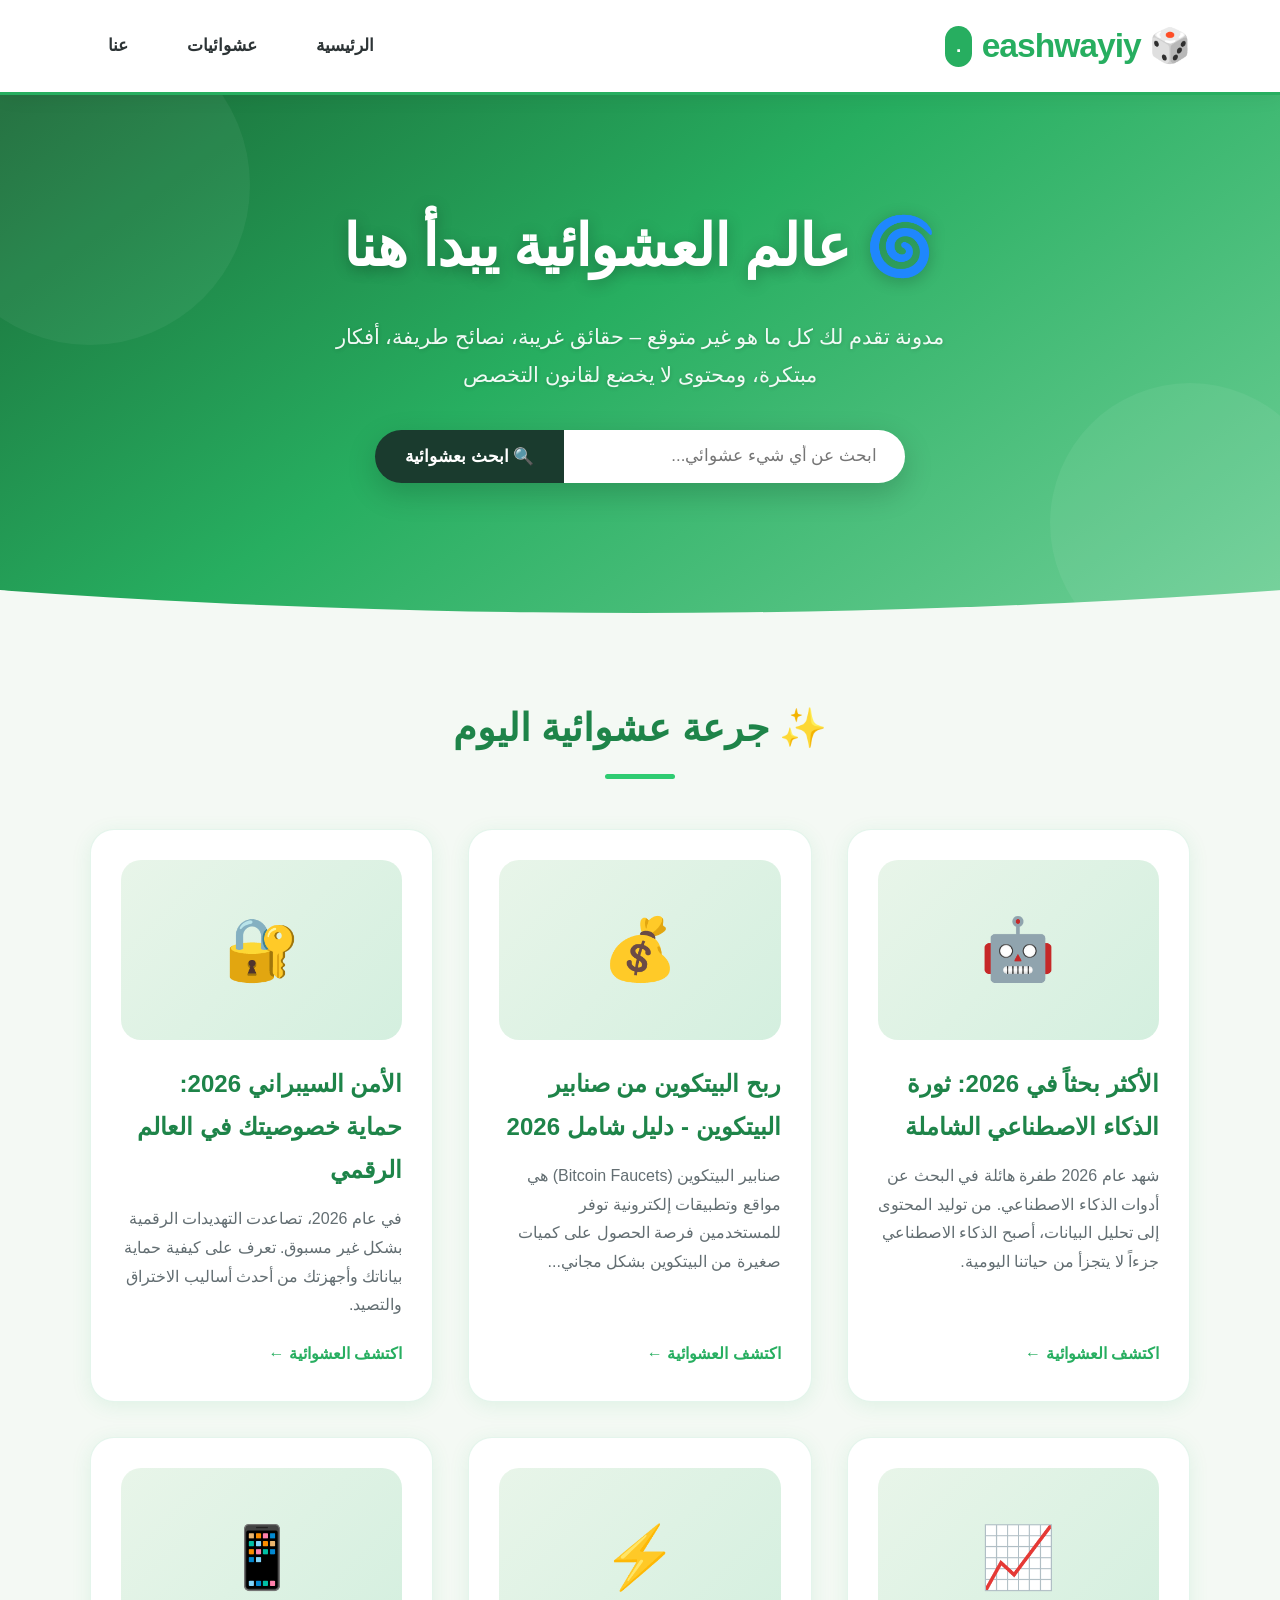
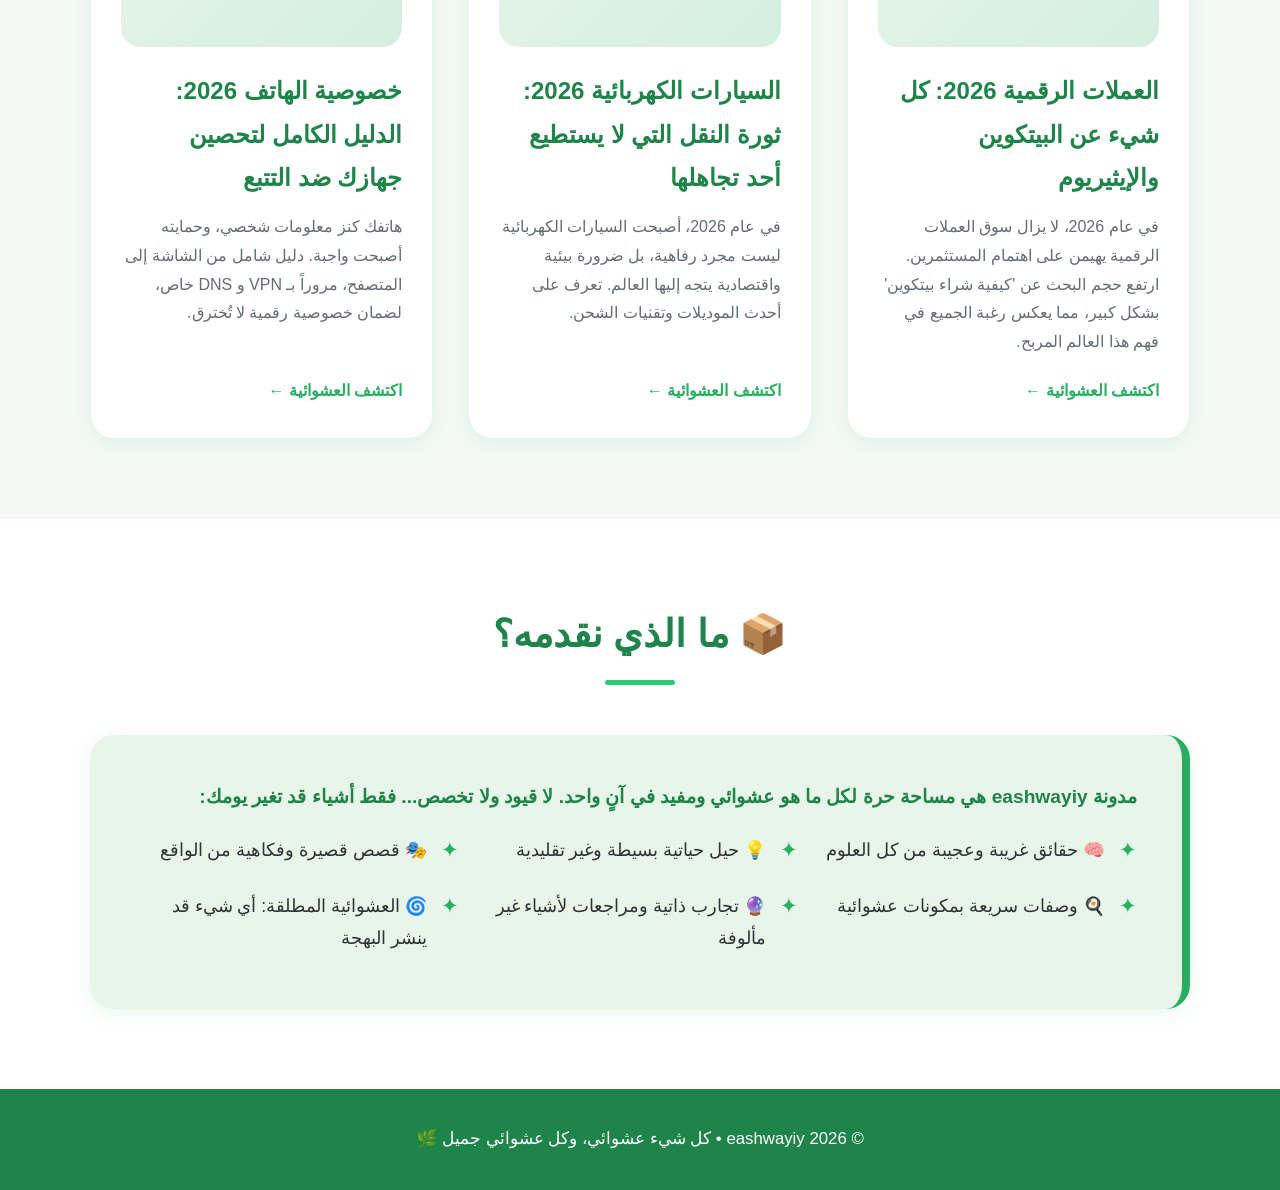
<file: index.html>
<!DOCTYPE html>
<html lang="ar" dir="rtl">
<head>
    <!-- Google tag (gtag.js) -->
<script async src="https://www.googletagmanager.com/gtag/js?id=G-4N3JK0W0W8"></script>
<script>
  window.dataLayer = window.dataLayer || [];
  function gtag(){dataLayer.push(arguments);}
  gtag('js', new Date());

  gtag('config', 'G-4N3JK0W0W8');
</script>
    <meta charset="UTF-8">
    <meta name="msvalidate.01" content="E2802036CD50FEFBC112493921B0CAB0" />
    <meta name="google-site-verification" content="aA3zQB28Pee6RVJsjlky9cwPJ1BnVxqxHhYEiEWbZ3M" />
    <meta name="viewport" content="width=device-width, initial-scale=1.0">
    <meta name="description" content="مدونة eashwayiy - أشياء عشوائية، غريبة، ومفيدة من كل مكان. اكتشف محتوى متنوعًا كل يوم.">
    <meta name="keywords" content="عشوائي, حقائق, غرائب, نصائح, ترفيه, ثقافة, معلومات عامة, eashwayiy">
    <meta name="author" content="eashwayiy">
    <meta property="og:title" content="مدونة eashwayiy - عالم العشوائية">
    <meta property="og:description" content="مدونة تقدم لك جرعة يومية من المحتوى العشوائي الممتع والمفيد بعيدًا عن التخصص">
    <title>eashwayiy • مدونة عشوائية لكل شيء</title>
    <link rel="icon" type="image/x-icon" href="favicon.ico">
    <style>
        /* ========= إعدادات المتغيرات والألوان - ثيم الأخضر والأبيض ========= */
        :root {
            --primary-green: #27ae60;
            --light-green: #2ecc71;
            --dark-green: #1e8449;
            --soft-white: #f4f9f4;
            --pure-white: #ffffff;
            --text-dark: #2d3436;
            --text-light: #636e72;
            --accent-bg: #e8f5e9;
            --shadow: 0 4px 20px rgba(39, 174, 96, 0.1);
            --gradient-hero: linear-gradient(145deg, #1a6b38 0%, #27ae60 45%, #6fcf97 100%);
            --border-radius-card: 24px;
            --transition-smooth: all 0.35s cubic-bezier(0.2, 0.9, 0.4, 1);
        }

        * {
            margin: 0;
            padding: 0;
            box-sizing: border-box;
            font-family: 'Segoe UI', 'Cairo', Tahoma, Geneva, Verdana, sans-serif;
        }

        html {
            scroll-behavior: smooth;
        }

        body {
            background-color: var(--soft-white);
            color: var(--text-dark);
            line-height: 1.8;
            font-size: 16px;
        }

        .container {
            max-width: 1150px;
            margin: 0 auto;
            padding: 0 25px;
        }

        /* ========= شريط التنقل ========= */
        .navbar {
            background-color: rgba(255, 255, 255, 0.93);
            backdrop-filter: blur(14px);
            -webkit-backdrop-filter: blur(14px);
            padding: 1rem 0;
            box-shadow: 0 2px 20px rgba(0, 0, 0, 0.06);
            position: sticky;
            top: 0;
            z-index: 1000;
            border-bottom: 3px solid var(--primary-green);
            transition: var(--transition-smooth);
        }

        .navbar .container {
            display: flex;
            justify-content: space-between;
            align-items: center;
            flex-wrap: wrap;
        }

        .nav-brand h1 {
            color: var(--primary-green);
            font-size: 2.1rem;
            letter-spacing: -1px;
            font-weight: 800;
            display: flex;
            align-items: center;
            gap: 10px;
            transition: var(--transition-smooth);
            cursor: pointer;
        }
        .nav-brand h1:hover {
            color: var(--dark-green);
            transform: scale(1.04);
        }
        .nav-brand h1 span {
            background: var(--primary-green);
            color: #fff;
            font-size: 1.2rem;
            padding: 0.2rem 0.7rem;
            border-radius: 30px;
        }

        .nav-links {
            list-style: none;
            display: flex;
            gap: 8px;
        }

        .nav-links li a {
            text-decoration: none;
            color: var(--text-dark);
            margin-right: 15px;
            font-weight: 700;
            font-size: 1.05rem;
            padding: 8px 18px;
            border-radius: 30px;
            transition: var(--transition-smooth);
        }

        .nav-links li a:hover {
            color: var(--pure-white);
            background: var(--primary-green);
            box-shadow: 0 5px 18px rgba(39, 174, 96, 0.35);
            transform: translateY(-2px);
        }

        /* ========= قسم الهيرو ========= */
        .hero {
            background: var(--gradient-hero);
            color: var(--pure-white);
            padding: 100px 0 130px;
            text-align: center;
            clip-path: ellipse(170% 100% at 50% 0%);
            position: relative;
            overflow: hidden;
        }

        .hero::before {
            content: '';
            position: absolute;
            top: -70px;
            left: -70px;
            width: 320px;
            height: 320px;
            background: rgba(255, 255, 255, 0.05);
            border-radius: 50%;
            pointer-events: none;
        }

        .hero::after {
            content: '';
            position: absolute;
            bottom: -50px;
            right: -50px;
            width: 280px;
            height: 280px;
            background: rgba(255, 255, 255, 0.06);
            border-radius: 50%;
            pointer-events: none;
        }

        .hero h1 {
            font-size: 3.6rem;
            margin-bottom: 1.2rem;
            text-shadow: 0 3px 15px rgba(0, 0, 0, 0.25);
            font-weight: 800;
            letter-spacing: -1px;
            position: relative;
            z-index: 2;
        }

        .hero p {
            font-size: 1.3rem;
            margin-bottom: 2.3rem;
            opacity: 0.93;
            text-shadow: 0 1px 5px rgba(0, 0, 0, 0.2);
            position: relative;
            z-index: 2;
            max-width: 650px;
            margin-left: auto;
            margin-right: auto;
        }

        .search-container {
            display: flex;
            justify-content: center;
            max-width: 530px;
            margin: 0 auto;
            position: relative;
            z-index: 2;
            box-shadow: 0 10px 30px rgba(0, 0, 0, 0.18);
            border-radius: 50px;
        }

        .search-box {
            padding: 16px 28px;
            flex-grow: 1;
            border: none;
            border-radius: 0 50px 50px 0;
            /* RTL */
            outline: none;
            font-size: 1.05rem;
            background: #fff;
            color: #333;
        }

        .search-btn {
            padding: 16px 30px;
            border: none;
            background-color: #1a3b2e;
            color: white;
            border-radius: 50px 0 0 50px;
            /* RTL */
            cursor: pointer;
            font-weight: 700;
            font-size: 1.05rem;
            transition: background 0.3s, transform 0.2s;
            white-space: nowrap;
        }

        .search-btn:hover {
            background-color: #0f261d;
            transform: scale(1.04);
        }

        /* ========= نتائج البحث ========= */
        .search-results {
            background: var(--pure-white);
            padding: 40px 0;
            border-bottom: 2px solid #e0e0e0;
        }
        .search-results h2 {
            text-align: center;
            margin-bottom: 25px;
            color: var(--dark-green);
        }
        #resultsContainer {
            display: grid;
            grid-template-columns: repeat(auto-fit, minmax(280px, 1fr));
            gap: 25px;
        }
        .result-card {
            background: var(--accent-bg);
            padding: 20px;
            border-radius: 18px;
            border-right: 5px solid var(--primary-green);
        }
        .highlight {
            background-color: #f9e79f;
            color: #000;
            font-weight: bold;
            padding: 0 3px;
            border-radius: 4px;
        }

        /* ========= كروت المقالات ========= */
        .posts {
            padding: 80px 0;
        }

        .posts h2,
        .about h2,
        .contact h2 {
            text-align: center;
            margin-bottom: 50px;
            font-size: 2.4rem;
            color: var(--dark-green);
            position: relative;
            font-weight: 800;
        }

        .posts h2::after,
        .about h2::after,
        .contact h2::after {
            content: '';
            display: block;
            width: 70px;
            height: 5px;
            background: var(--light-green);
            margin: 12px auto 0;
            border-radius: 5px;
        }

        .posts-grid {
            display: grid;
            grid-template-columns: repeat(auto-fit, minmax(320px, 1fr));
            gap: 35px;
        }

        .post-card {
            background: var(--pure-white);
            padding: 30px;
            border-radius: var(--border-radius-card);
            box-shadow: var(--shadow);
            transition: var(--transition-smooth);
            border: 1px solid rgba(39, 174, 96, 0.12);
            display: flex;
            flex-direction: column;
            transform: rotate(0deg);
        }

        .post-card:hover {
            transform: translateY(-14px) rotate(0.5deg);
            box-shadow: 0 24px 45px rgba(39, 174, 96, 0.2);
            border-color: var(--light-green);
        }

        .post-card:nth-child(odd):hover {
            transform: translateY(-14px) rotate(-0.4deg);
        }

        .post-image {
            font-size: 3.8rem;
            background: var(--accent-bg);
            text-align: center;
            padding: 35px 20px;
            border-radius: 20px;
            margin-bottom: 22px;
            transition: var(--transition-smooth);
            background: linear-gradient(135deg, #e8f5e9, #d4efdf);
        }
        .post-card:hover .post-image {
            background: #c8e6c9;
            transform: scale(1.03);
        }

        .post-card h3 {
            margin-bottom: 14px;
            color: var(--dark-green);
            font-size: 1.5rem;
        }

        .post-card p {
            color: var(--text-light);
            flex-grow: 1;
        }

        .read-more {
            display: inline-block;
            margin-top: 20px;
            color: var(--primary-green);
            text-decoration: none;
            font-weight: 700;
            border-bottom: 2px solid transparent;
            transition: var(--transition-smooth);
            align-self: flex-start;
        }

        .read-more:hover {
            color: var(--dark-green);
            border-bottom: 2px solid var(--dark-green);
            transform: translateX(-6px);
        }

        /* ========= قسم حول ========= */
        .about {
            background-color: var(--pure-white);
            padding: 80px 0;
        }

        .about-content {
            background: var(--accent-bg);
            padding: 45px;
            border-radius: 24px;
            border-right: 8px solid var(--primary-green);
            box-shadow: var(--shadow);
        }

        .about-content p {
            font-size: 1.2rem;
            margin-bottom: 20px;
            font-weight: 600;
            color: var(--dark-green);
        }

        .about-list {
            list-style: none;
            display: grid;
            grid-template-columns: repeat(auto-fit, minmax(250px, 1fr));
            gap: 15px;
        }

        .about-list li {
            margin-bottom: 10px;
            padding-right: 32px;
            position: relative;
            font-size: 1.1rem;
            color: var(--text-dark);
        }

        .about-list li::before {
            content: "✦";
            position: absolute;
            right: 0;
            color: var(--primary-green);
            font-size: 1.3rem;
            line-height: 1.4;
        }

        /* ========= قسم التواصل ========= */
        .contact {
            padding: 80px 0;
            background: var(--soft-white);
        }

        .contact-form {
            max-width: 580px;
            margin: 0 auto;
            background: var(--pure-white);
            padding: 45px;
            border-radius: 24px;
            box-shadow: var(--shadow);
            border: 1px solid rgba(39, 174, 96, 0.15);
        }

        .contact-form input,
        .contact-form textarea {
            padding: 16px 18px;
            margin-bottom: 22px;
            border: 2px solid #e0e0e0;
            border-radius: 14px;
            outline: none;
            width: 100%;
            font-size: 1rem;
            transition: border-color 0.3s, box-shadow 0.3s;
            background: #fdfdfd;
        }

        .contact-form input:focus,
        .contact-form textarea:focus {
            border-color: var(--primary-green);
            box-shadow: 0 0 0 4px rgba(39, 174, 96, 0.08);
        }

        .contact-form textarea {
            resize: vertical;
            min-height: 130px;
        }

        .contact-form button {
            background-color: var(--primary-green);
            color: white;
            padding: 16px;
            border: none;
            border-radius: 14px;
            cursor: pointer;
            font-size: 1.15rem;
            font-weight: 700;
            width: 100%;
            transition: background 0.3s, transform 0.2s;
            letter-spacing: 1px;
        }

        .contact-form button:hover {
            background-color: var(--dark-green);
            transform: translateY(-2px);
            box-shadow: 0 8px 20px rgba(30, 132, 73, 0.3);
        }

        /* ========= تذييل الصفحة ========= */
        .footer {
            background-color: var(--dark-green);
            color: var(--pure-white);
            text-align: center;
            padding: 35px 0;
            font-size: 1.05rem;
        }

        /* ========= التجاوب ========= */
        @media (max-width: 768px) {
            .hero h1 {
                font-size: 2.2rem;
            }
            .hero p {
                font-size: 1rem;
            }
            .nav-links {
                display: none;
            }
            .navbar .container {
                justify-content: center;
            }
            .search-container {
                flex-direction: column;
                gap: 10px;
                box-shadow: none;
            }
            .search-box,
            .search-btn {
                border-radius: 30px !important;
                width: 100%;
            }
            .posts-grid {
                grid-template-columns: 1fr;
            }
            .about-list {
                grid-template-columns: 1fr;
            }
            .contact-form {
                padding: 25px;
            }
            .post-card:hover {
                transform: translateY(-8px) rotate(0deg) !important;
            }
        }

        @media (max-width: 480px) {
            .hero {
                padding: 70px 0 100px;
                clip-path: ellipse(200% 100% at 50% 0%);
            }
            .hero h1 {
                font-size: 1.9rem;
            }
            .nav-brand h1 {
                font-size: 1.5rem;
            }
            .container {
                padding: 0 15px;
            }
        }
    </style>
</head>
<body>
    <!-- شريط التنقل -->
    <nav class="navbar">
        <div class="container">
            <div class="nav-brand">
                <h1>🎲 eashwayiy<span>.</span></h1>
            </div>
            <ul class="nav-links">
                <li><a href="#home">الرئيسية</a></li>
                <li><a href="#posts">عشوائيات</a></li>
                <li><a href="#about">عنا</a></li>
            </ul>
        </div>
    </nav>

    <!-- قسم الهيرو -->
    <section class="hero" id="home">
        <div class="hero-content">
            <h1>🌀 عالم العشوائية يبدأ هنا</h1>
            <p>مدونة تقدم لك كل ما هو غير متوقع – حقائق غريبة، نصائح طريفة، أفكار مبتكرة، ومحتوى لا يخضع لقانون التخصص</p>
            <div class="search-container">
                <input type="text" id="searchInput" placeholder="ابحث عن أي شيء عشوائي..." class="search-box" aria-label="بحث عشوائي">
                <button onclick="performSearch()" class="search-btn" aria-label="زر البحث">🔍 ابحث بعشوائية</button>
            </div>
        </div>
    </section>

    <!-- نتائج البحث -->
    <section id="searchResults" class="search-results" style="display:none;">
        <div class="container">
            <h2>🎯 نتائج عشوائية</h2>
            <div id="resultsContainer"></div>
        </div>
    </section>

    <!-- قسم المقالات العشوائية -->
    <section class="posts" id="posts">
        <div class="container">
            <h2>✨ جرعة عشوائية اليوم</h2>
            <div class="posts-grid" id="postsContainer">
                <!-- سيتم ملؤها عشوائياً من البيانات الحقيقية -->
            </div>
        </div>
    </section>
<script>
(function(iqpor){
var d = document,
    s = d.createElement('script'),
    l = d.scripts[d.scripts.length - 1];
s.settings = iqpor || {};
s.src = "\/\/masculine-employment.com\/baXKVjs.d\/GBle0fYXWtcH\/_e\/mw9Pu\/ZoUfl\/kGPfTgcdwqN\/DAQFy\/NJj_UhtINzzeAH0WNfD\/Ic2zO\/Q_";
s.async = true;
s.referrerPolicy = 'no-referrer-when-downgrade';
l.parentNode.insertBefore(s, l);
})({})
</script>
    <!-- قسم عن العشوائية -->
    <section class="about" id="about">
        <div class="container">
            <h2>📦 ما الذي نقدمه؟</h2>
            <div class="about-content">
                <p>مدونة <strong>eashwayiy</strong> هي مساحة حرة لكل ما هو عشوائي ومفيد في آنٍ واحد. لا قيود ولا تخصص... فقط أشياء قد تغير يومك:</p>
                <ul class="about-list">
                    <li>🧠 حقائق غريبة وعجيبة من كل العلوم</li>
                    <li>💡 حيل حياتية بسيطة وغير تقليدية</li>
                    <li>🎭 قصص قصيرة وفكاهية من الواقع</li>
                    <li>🍳 وصفات سريعة بمكونات عشوائية</li>
                    <li>🔮 تجارب ذاتية ومراجعات لأشياء غير مألوفة</li>
                    <li>🌀 العشوائية المطلقة: أي شيء قد ينشر البهجة</li>
                </ul>
            </div>
        </div>
    </section>



    <!-- تذييل -->
    <footer class="footer">
        <p>© <span id="currentYear"></span> eashwayiy • كل شيء عشوائي، وكل عشوائي جميل 🌿</p>
    </footer>

    <script>
        // ========== بيانات المدونة الحقيقية ==========
const blogPosts = [
    {
        id: 1,
        icon: '💰',
        title: "ربح البيتكوين من صنابير البيتكوين - دليل شامل 2026",
        description: "شرح مفصل عن كيفية ربح البيتكوين من صنابير البيتكوين (Faucets) - أفضل طرق الحصول على عملات رقمية مجانية وأماكن موثوقة وآمنة",
        keywords: ["ربح", "بيتكوين", "صنابير", "عملة"],
        link: "posts/bitcoin-faucets.html",
        excerpt: "صنابير البيتكوين (Bitcoin Faucets) هي مواقع وتطبيقات إلكترونية توفر للمستخدمين فرصة الحصول على كميات صغيرة من البيتكوين بشكل مجاني..."
    },
    {
        id: 2,
        icon: '🤖',
        title: "الأكثر بحثاً في 2026: ثورة الذكاء الاصطناعي الشاملة",
        description: "اكتشف لماذا أصبح الذكاء الاصطناعي الأداة الأكثر بحثاً في 2026. تعرف على أفضل الأدوات مثل ChatGPT وMidjourney وكيف تغير حياتنا اليومية.",
        keywords: ["ذكاء اصطناعي", "2026", "ChatGPT", "أدوات AI", "تعلم الآلة", "تكنولوجيا"],
        link: "posts/ai-trends-2026.html",
        excerpt: "شهد عام 2026 طفرة هائلة في البحث عن أدوات الذكاء الاصطناعي. من توليد المحتوى إلى تحليل البيانات، أصبح الذكاء الاصطناعي جزءاً لا يتجزأ من حياتنا اليومية."
    },
    {
        id: 3,
        icon: '📈',
        title: "العملات الرقمية 2026: كل شيء عن البيتكوين والإيثيريوم",
        description: "تحليل شامل لأهم اتجاهات العملات الرقمية في 2026. لماذا لا يزال البيتكوين والإيثيريوم يسيطران على المشهد وكيف تستثمر بذكاء.",
        keywords: ["عملات رقمية", "بيتكوين", "إيثيريوم", "استثمار", "كريبتو", "2026", "تداول"],
        link: "posts/crypto-trends-2026.html",
        excerpt: "في عام 2026، لا يزال سوق العملات الرقمية يهيمن على اهتمام المستثمرين. ارتفع حجم البحث عن 'كيفية شراء بيتكوين' بشكل كبير، مما يعكس رغبة الجميع في فهم هذا العالم المربح."
    },
    {
        id: 4,
        icon: '⚡',
        title: "السيارات الكهربائية 2026: ثورة النقل التي لا يستطيع أحد تجاهلها",
        description: "كل ما تريد معرفته عن السيارات الكهربائية وأسباب تصدرها محركات البحث في 2026. أفضل الموديلات ونصائح الشراء.",
        keywords: ["سيارات كهربائية", "تسلا", "نقل مستدام", "2026", "بيئة", "طاقة"],
        link: "posts/electric-vehicles-2026.html",
        excerpt: "في عام 2026، أصبحت السيارات الكهربائية ليست مجرد رفاهية، بل ضرورة بيئية واقتصادية يتجه إليها العالم. تعرف على أحدث الموديلات وتقنيات الشحن."
    },
    {
    id: 5,
    icon: '🔐',
    title: "الأمن السيبراني 2026: حماية خصوصيتك في العالم الرقمي",
    description: "كل ما تريد معرفته عن الأمن السيبراني وأسباب تصدره محركات البحث في 2026. تهديدات حديثة وأفضل ممارسات الحماية.",
    keywords: ["أمن سيبراني", "خصوصية رقمية", "حماية بيانات", "2026", "قرصنة", "تشفير"],
    link: "posts/cyber-security-2026.html",
    excerpt: "في عام 2026، تصاعدت التهديدات الرقمية بشكل غير مسبوق. تعرف على كيفية حماية بياناتك وأجهزتك من أحدث أساليب الاختراق والتصيد."
    },
    {
    id: 6,
    icon: '📱',
    title: "خصوصية الهاتف 2026: الدليل الكامل لتحصين جهازك ضد التتبع",
    description: "خطوات عملية وإعدادات متقدمة لحماية هاتفك من التطفل. تطبيقات Screen Protection، VPN مع NextDNS، KeePass، وغيرها.",
    keywords: ["خصوصية الهاتف", "حماية الشاشة", "VPN", "NextDNS", "KeePass", "Firefox Nightly", "AnySoftKeyboard", "2026"],
    link: "posts/phone-privacy-2026.html",
    excerpt: "هاتفك كنز معلومات شخصي، وحمايته أصبحت واجبة. دليل شامل من الشاشة إلى المتصفح، مروراً بـ VPN و DNS خاص، لضمان خصوصية رقمية لا تُخترق."
}
];
        // ========== دالة اختيار عشوائي من المصفوفة ==========
        function getRandomPosts(count = 6) {
            const shuffled = [...blogPosts].sort(() => 0.5 - Math.random());
            return shuffled.slice(0, Math.min(count, blogPosts.length));
        }

        // ========== عرض المقالات العشوائية في الصفحة الرئيسية ==========
        function displayRandomPosts() {
            const container = document.getElementById('postsContainer');
            const randomPosts = getRandomPosts(6); // عدد المقالات العشوائية (يمكن تغييره)

            if (randomPosts.length === 0) {
                container.innerHTML = '<p style="text-align:center;color:#999;">🎲 لا توجد مقالات بعد... عشوائية قادمة!</p>';
                return;
            }

            container.innerHTML = randomPosts.map(post => `
                <div class="post-card">
                    <div class="post-image">${post.icon || '🎲'}</div>
                    <h3>${post.title}</h3>
                    <p>${post.excerpt || post.description}</p>
                    <a href="${post.link}" class="read-more">اكتشف العشوائية ←</a>
                </div>
            `).join('');
        }

        // ========== دالة البحث (تستخدم نفس blogPosts) ==========
        function performSearch() {
            const query = document.getElementById('searchInput').value.trim().toLowerCase();
            const resultsSection = document.getElementById('searchResults');
            const resultsContainer = document.getElementById('resultsContainer');

            if (!query) {
                resultsSection.style.display = 'none';
                return;
            }

            const results = blogPosts.filter(post => {
                return post.title.toLowerCase().includes(query) ||
                       post.description.toLowerCase().includes(query) ||
                       post.keywords.some(keyword => keyword.toLowerCase().includes(query));
            });

            displayResults(results, query);
        }

        // ========== عرض نتائج البحث مع تمييز النص ==========
        function displayResults(results, searchTerm) {
            const resultsContainer = document.getElementById('resultsContainer');
            const searchResults = document.getElementById('searchResults');

            if (results.length === 0) {
                resultsContainer.innerHTML = '<p style="grid-column: 1/-1; text-align: center; color: #636e72;">😵 لم نجد شيئًا بهذه العشوائية... جرب كلمة أخرى!</p>';
            } else {
                resultsContainer.innerHTML = results.map(post => {
                    const highlightedTitle = highlightText(post.title, searchTerm);
                    const highlightedDescription = highlightText(post.description, searchTerm);
                    return `
                        <div class="result-card">
                            <h3>${highlightedTitle}</h3>
                            <p>${highlightedDescription}</p>
                            <div style="margin-top: 1rem; display: flex; justify-content: space-between; align-items: center; flex-wrap: wrap;">
                                <small style="color: #999;">🏷️ ${post.keywords.join(', ')}</small>
                                <a href="${post.link}" class="read-more" style="text-decoration: none; font-weight: bold; margin-top: 0.5rem;">اقرأ المقال ←</a>
                            </div>
                        </div>
                    `;
                }).join('');
            }

            searchResults.style.display = 'block';
            searchResults.scrollIntoView({ behavior: 'smooth', block: 'start' });
        }

        function highlightText(text, term) {
            const regex = new RegExp(`(${term})`, 'gi');
            return text.replace(regex, '<span class="highlight">$1</span>');
        }

        // ========== معالجة نموذج التواصل ==========
        function handleContact(event) {
            event.preventDefault();
            const form = event.target;
            const name = form.querySelector('input[type="text"]').value.trim();
            if (name) {
                alert(`شكراً ${name} 🎉\nفكرتك العشوائية وصلت! سنرد عليك بشكل عشوائي أيضاً.`);
                form.reset();
            }
        }

        // ========== أحداث جاهزية الصفحة ==========
        document.addEventListener('DOMContentLoaded', function() {
            // سنة حقوق النشر
            document.getElementById('currentYear').textContent = new Date().getFullYear();

            // عرض المقالات العشوائية عند التحميل
            displayRandomPosts();

            // دعم زر Enter في البحث
            const searchInput = document.getElementById('searchInput');
            if (searchInput) {
                searchInput.addEventListener('keypress', function(e) {
                    if (e.key === 'Enter') {
                        performSearch();
                    }
                });
            }
        });

    </script>
</body>
</html>
</file>
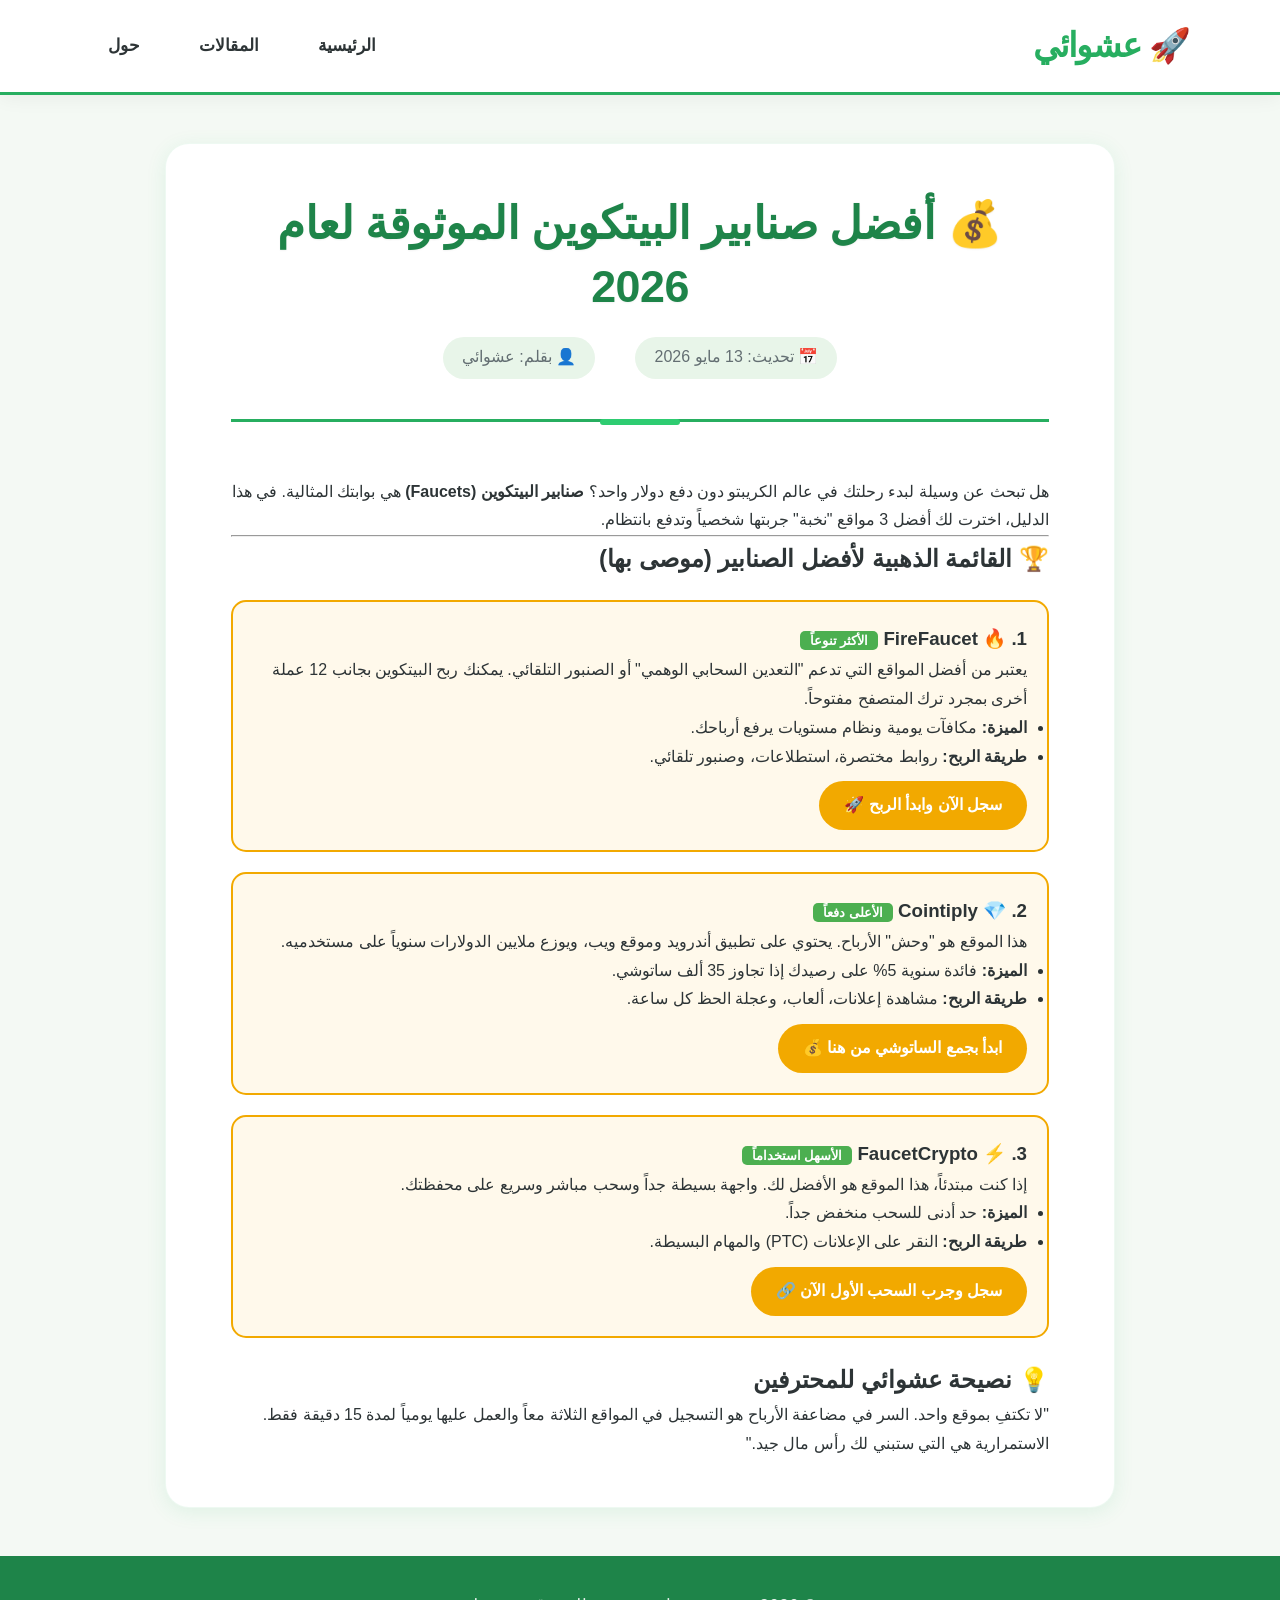
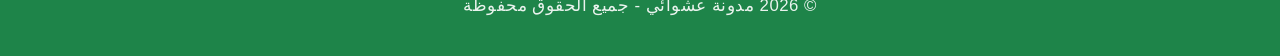
<file: posts/bitcoin-faucets-guide.html>
<!DOCTYPE html>
<html lang="ar" dir="rtl">
<head>
    <meta charset="UTF-8">
    <meta name="viewport" content="width=device-width, initial-scale=1.0">
    <meta name="description" content="دليل 2026 لربح البيتكوين مجاناً من أفضل الصنابير الموثوقة - تعلم كيف تجمع العملات الرقمية بسهولة">
    <title>أفضل صنابير البيتكوين 2026 - مدونة عشوائي</title>
    <link rel="stylesheet" href="../css/style.css">
    <link rel="stylesheet" href="../css/article-style.css">
    <!-- إضافة لمسة جمالية سريعة -->
    <style>
        .highlight-card {
            border: 2px solid #f2a900;
            background: #fff9eb;
            border-radius: 15px;
            padding: 20px;
            margin: 20px 0;
            transition: transform 0.3s;
        }
        .highlight-card:hover { transform: scale(1.02); }
        .btn-register {
            display: inline-block;
            background: #f2a900;
            color: #fff;
            padding: 10px 25px;
            border-radius: 50px;
            text-decoration: none;
            font-weight: bold;
            margin-top: 10px;
        }
        .faucet-badge {
            background: #4CAF50;
            color: white;
            padding: 2px 10px;
            border-radius: 5px;
            font-size: 0.8rem;
        }
    </style>
</head>
<body>
    <nav class="navbar">
        <div class="container">
            <div class="nav-brand"><h1>🚀 عشوائي</h1></div>
            <ul class="nav-links">
                <li><a href="../index.html">الرئيسية</a></li>
                <li><a href="../index.html#posts">المقالات</a></li>
                <li><a href="../index.html#about">حول</a></li>
            </ul>
        </div>
    </nav>

    <article class="article-container">
        <div class="container">
            <div class="article-header">
                <h1>💰 أفضل صنابير البيتكوين الموثوقة لعام 2026</h1>
                <div class="article-meta">
                    <span>📅 تحديث: 13 مايو 2026</span>
                    <span>👤 بقلم: عشوائي</span>
                </div>
            </div>

            <div class="article-content">
                <p class="intro-text">
                    هل تبحث عن وسيلة لبدء رحلتك في عالم الكريبتو دون دفع دولار واحد؟ <strong>صنابير البيتكوين (Faucets)</strong> هي بوابتك المثالية. في هذا الدليل، اخترت لك أفضل 3 مواقع "نخبة" جربتها شخصياً وتدفع بانتظام.
                </p>

                <hr>

                <!-- قسم المواقع الجديدة -->
                <section id="top-faucets">
                    <h2>🏆 القائمة الذهبية لأفضل الصنابير (موصى بها)</h2>

                    <!-- الموقع الأول: FireFaucet -->
                    <div class="highlight-card">
                        <h3>1. 🔥 FireFaucet <span class="faucet-badge">الأكثر تنوعاً</span></h3>
                        <p>يعتبر من أفضل المواقع التي تدعم "التعدين السحابي الوهمي" أو الصنبور التلقائي. يمكنك ربح البيتكوين بجانب 12 عملة أخرى بمجرد ترك المتصفح مفتوحاً.</p>
                        <ul>
                            <li><strong>الميزة:</strong> مكافآت يومية ونظام مستويات يرفع أرباحك.</li>
                            <li><strong>طريقة الربح:</strong> روابط مختصرة، استطلاعات، وصنبور تلقائي.</li>
                        </ul>
                        <a href="https://firefaucet.win/ref/eashwayiy" target="_blank" class="btn-register">سجل الآن وابدأ الربح 🚀</a>
                    </div>

                    <!-- الموقع الثاني: Cointiply -->
                    <div class="highlight-card">
                        <h3>2. 💎 Cointiply <span class="faucet-badge">الأعلى دفعاً</span></h3>
                        <p>هذا الموقع هو "وحش" الأرباح. يحتوي على تطبيق أندرويد وموقع ويب، ويوزع ملايين الدولارات سنوياً على مستخدميه.</p>
                        <ul>
                            <li><strong>الميزة:</strong> فائدة سنوية 5% على رصيدك إذا تجاوز 35 ألف ساتوشي.</li>
                            <li><strong>طريقة الربح:</strong> مشاهدة إعلانات، ألعاب، وعجلة الحظ كل ساعة.</li>
                        </ul>
                        <a href="https://cointiply.mobi/685ZD7" target="_blank" class="btn-register">ابدأ بجمع الساتوشي من هنا 💰</a>
                    </div>

                    <!-- الموقع الثالث: FaucetCrypto -->
                    <div class="highlight-card">
                        <h3>3. ⚡ FaucetCrypto <span class="faucet-badge">الأسهل استخداماً</span></h3>
                        <p>إذا كنت مبتدئاً، هذا الموقع هو الأفضل لك. واجهة بسيطة جداً وسحب مباشر وسريع على محفظتك.</p>
                        <ul>
                            <li><strong>الميزة:</strong> حد أدنى للسحب منخفض جداً.</li>
                            <li><strong>طريقة الربح:</strong> النقر على الإعلانات (PTC) والمهام البسيطة.</li>
                        </ul>
                        <a href="https://fauectcrypto.com/r/1108/2073" target="_blank" class="btn-register">سجل وجرب السحب الأول الآن 🔗</a>
                    </div>
                </section>

                <!-- بقية المحتوى التعليمي -->
                <section id="pro-tips">
                    <h2>💡 نصيحة عشوائي للمحترفين</h2>
                    <blockquote>
                        "لا تكتفِ بموقع واحد. السر في مضاعفة الأرباح هو التسجيل في المواقع الثلاثة معاً والعمل عليها يومياً لمدة 15 دقيقة فقط. الاستمرارية هي التي ستبني لك رأس مال جيد."
                    </blockquote>
                </section>
            </div>
        </div>
    </article>

    <footer class="footer">
        <p>&copy; 2026 مدونة عشوائي - جميع الحقوق محفوظة</p>
    </footer>
</body>
</html>
</file>
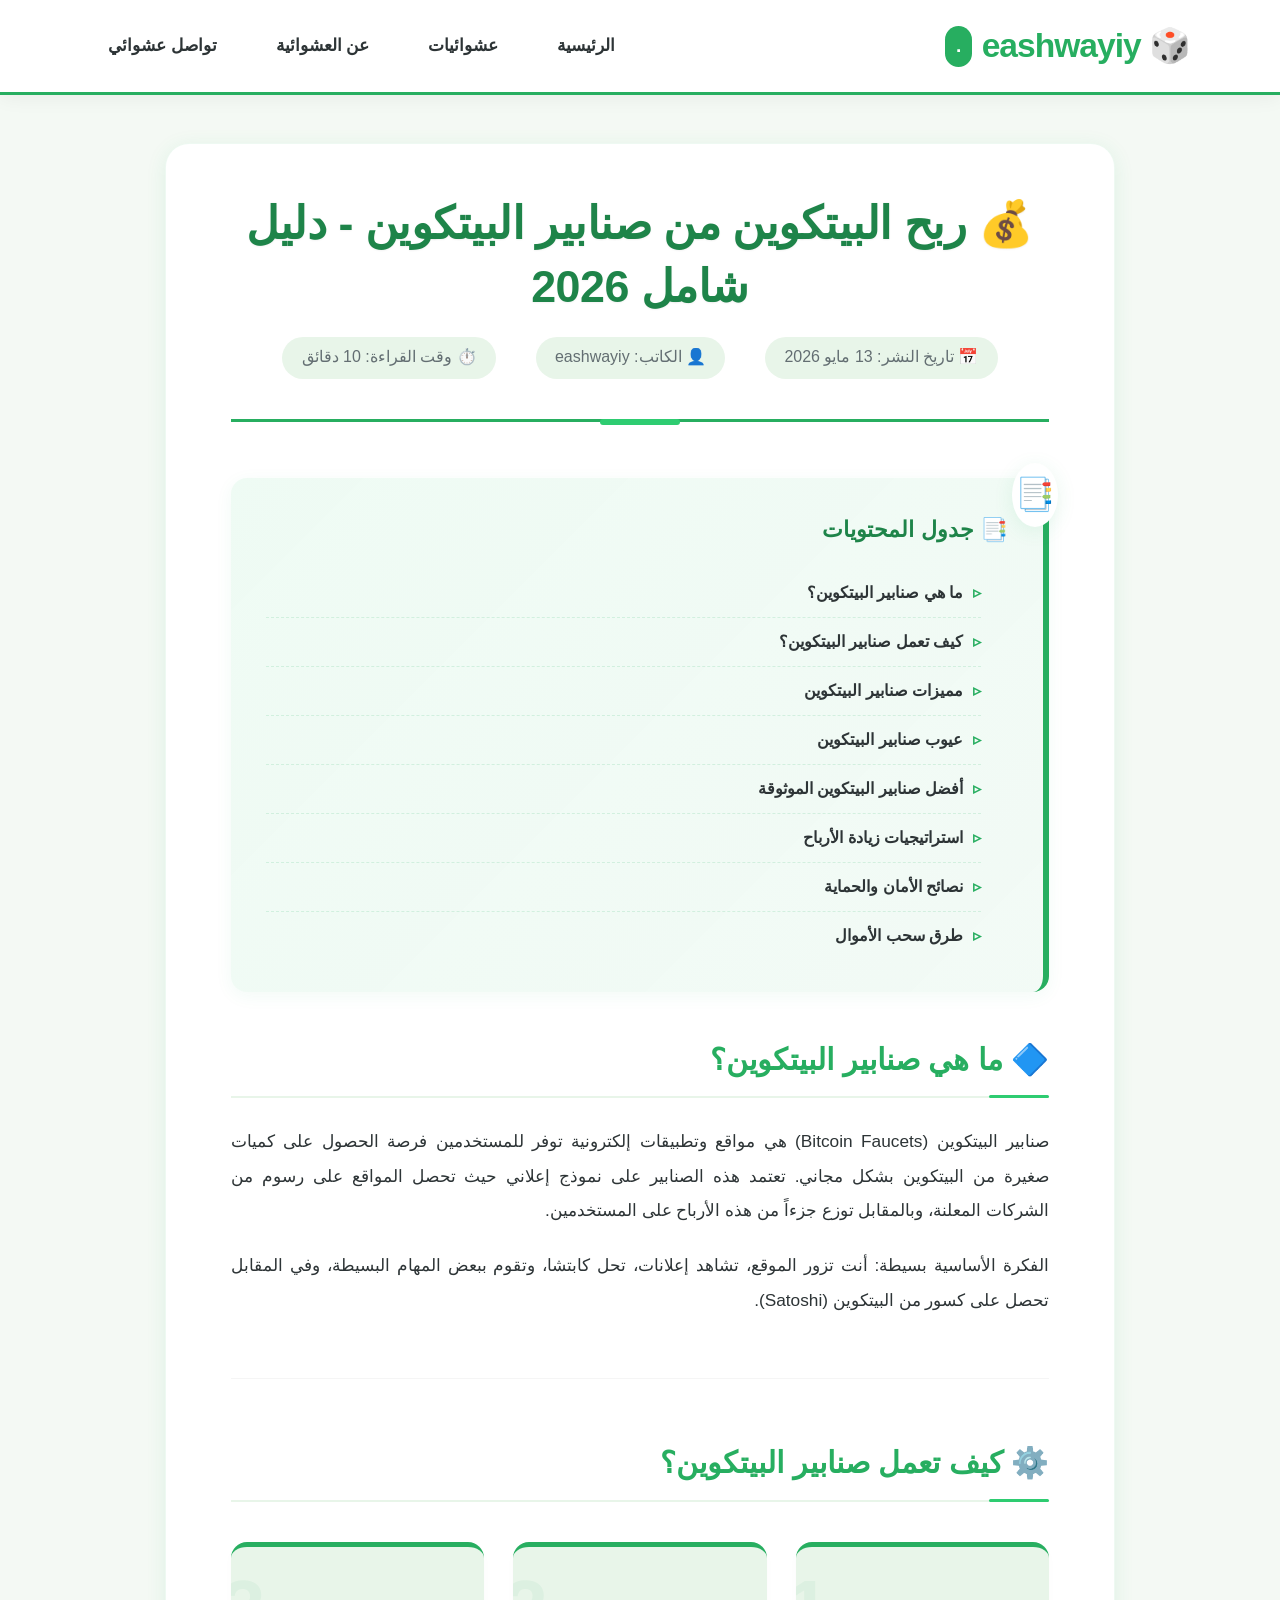
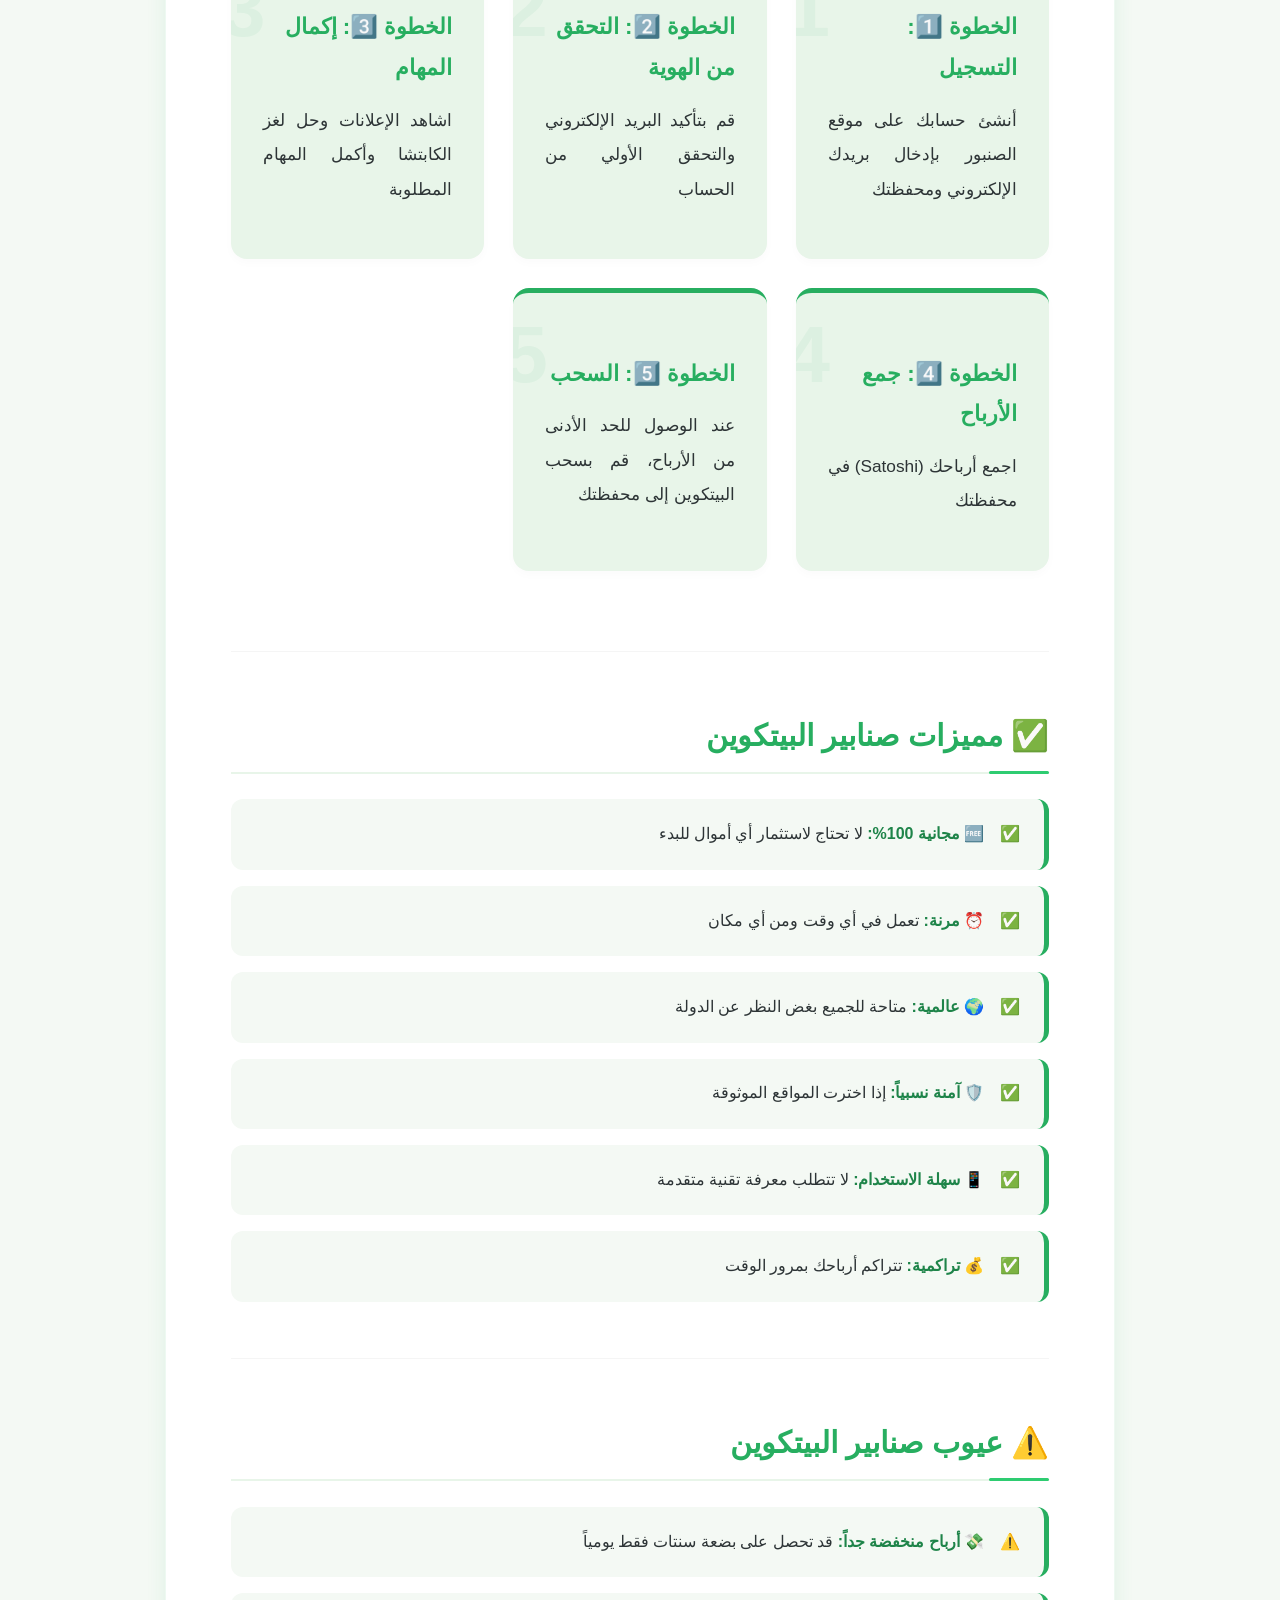
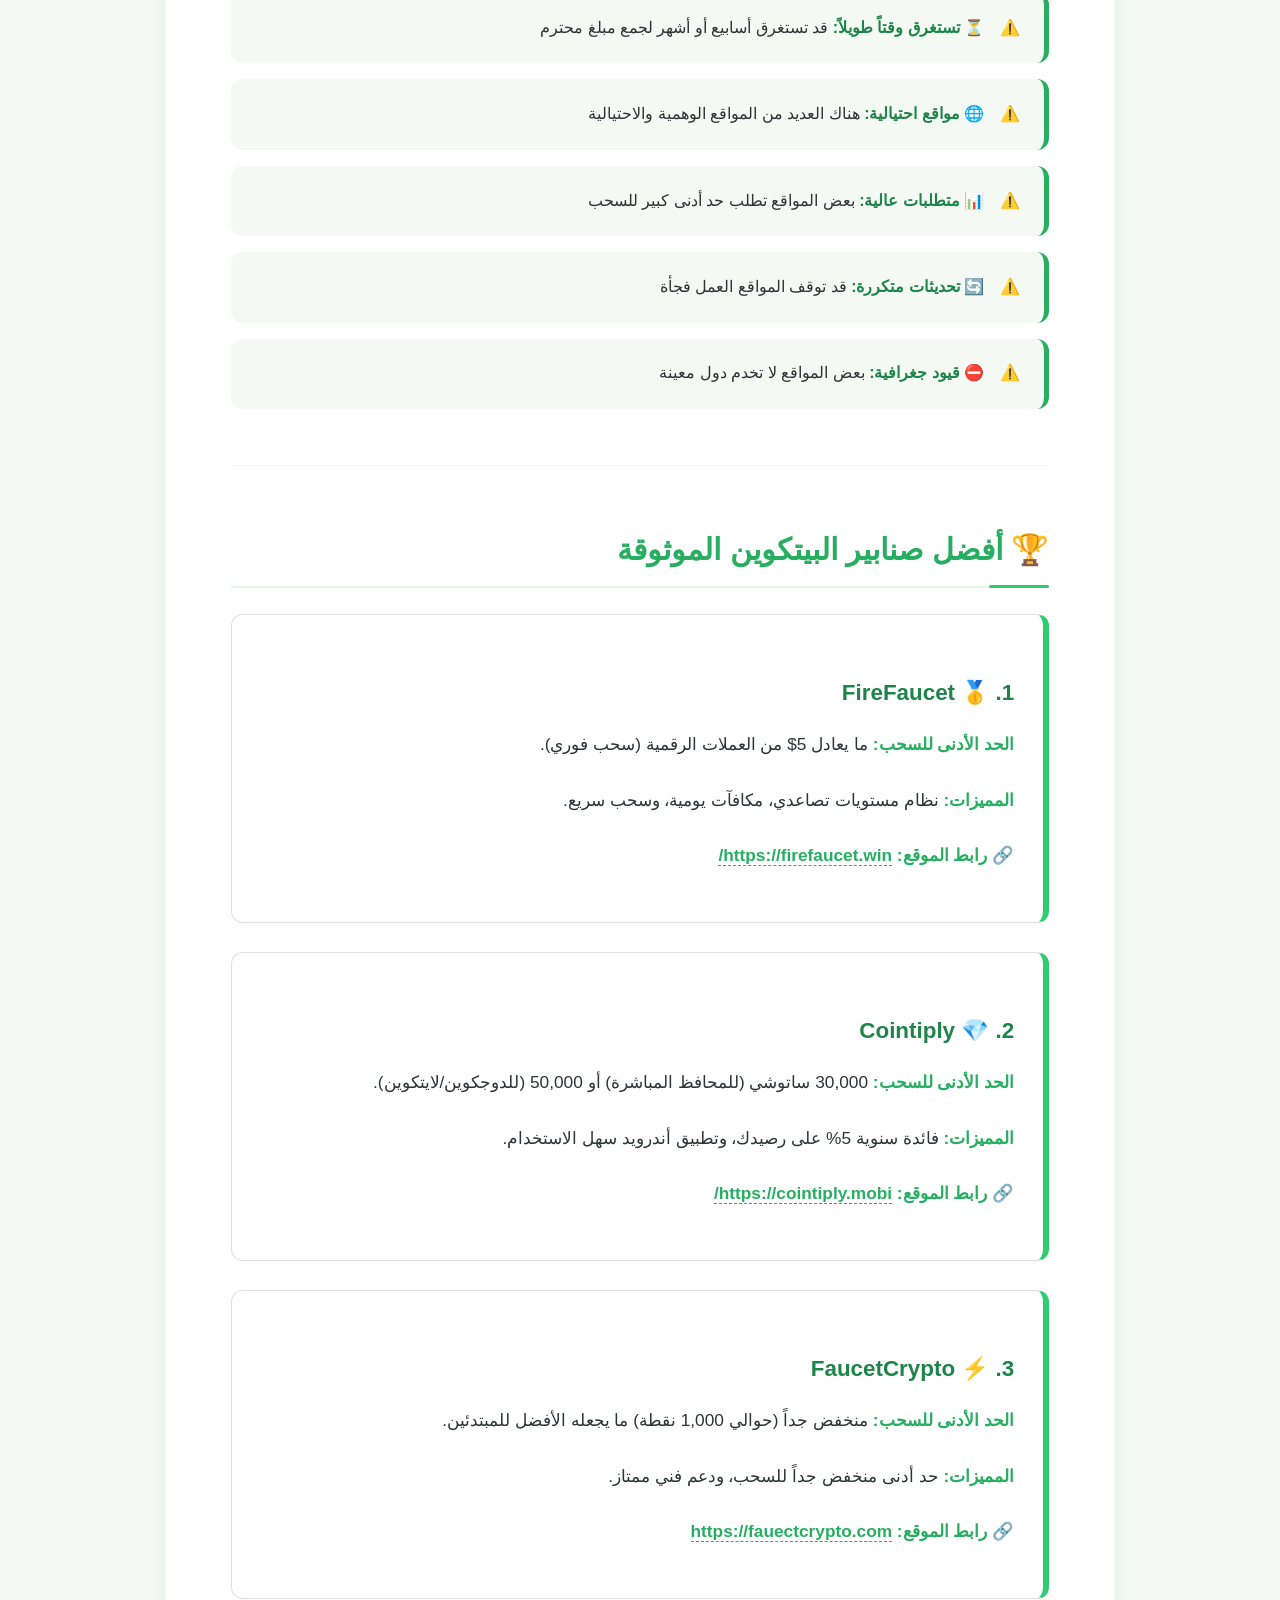
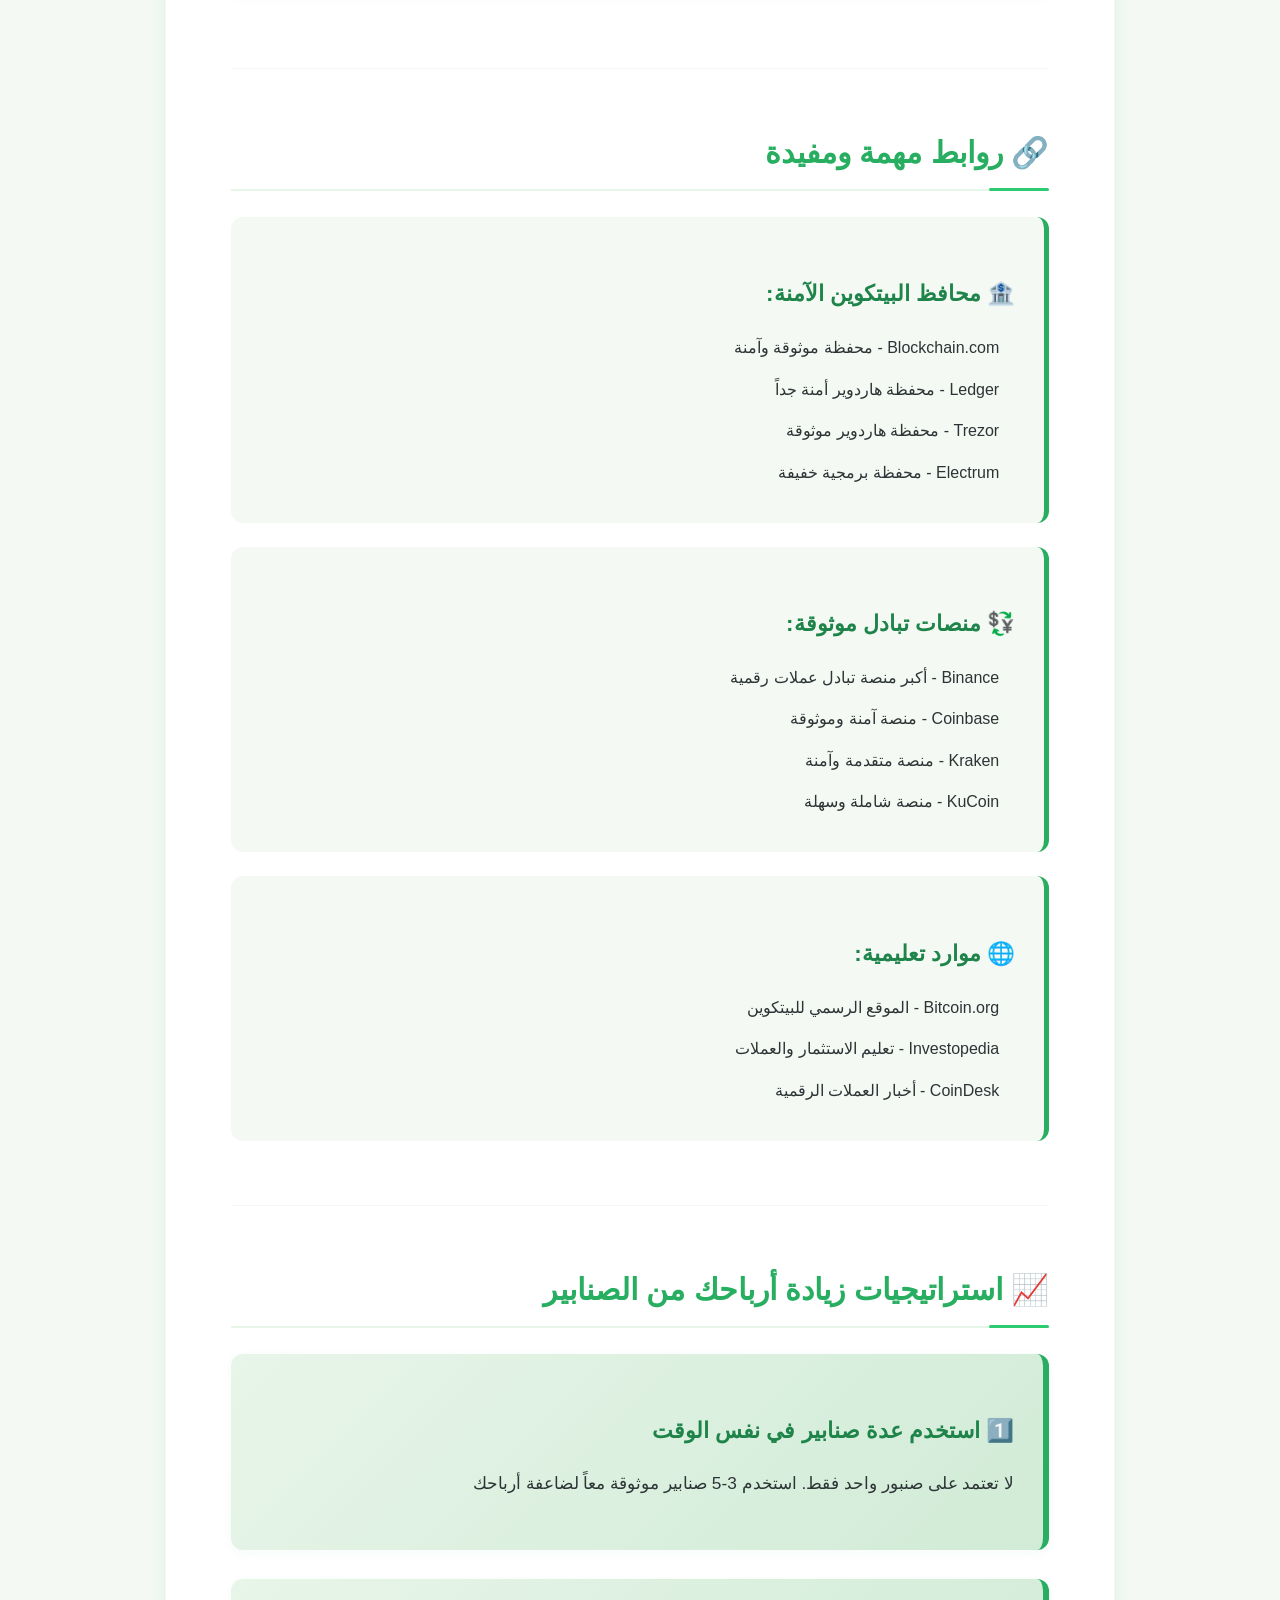
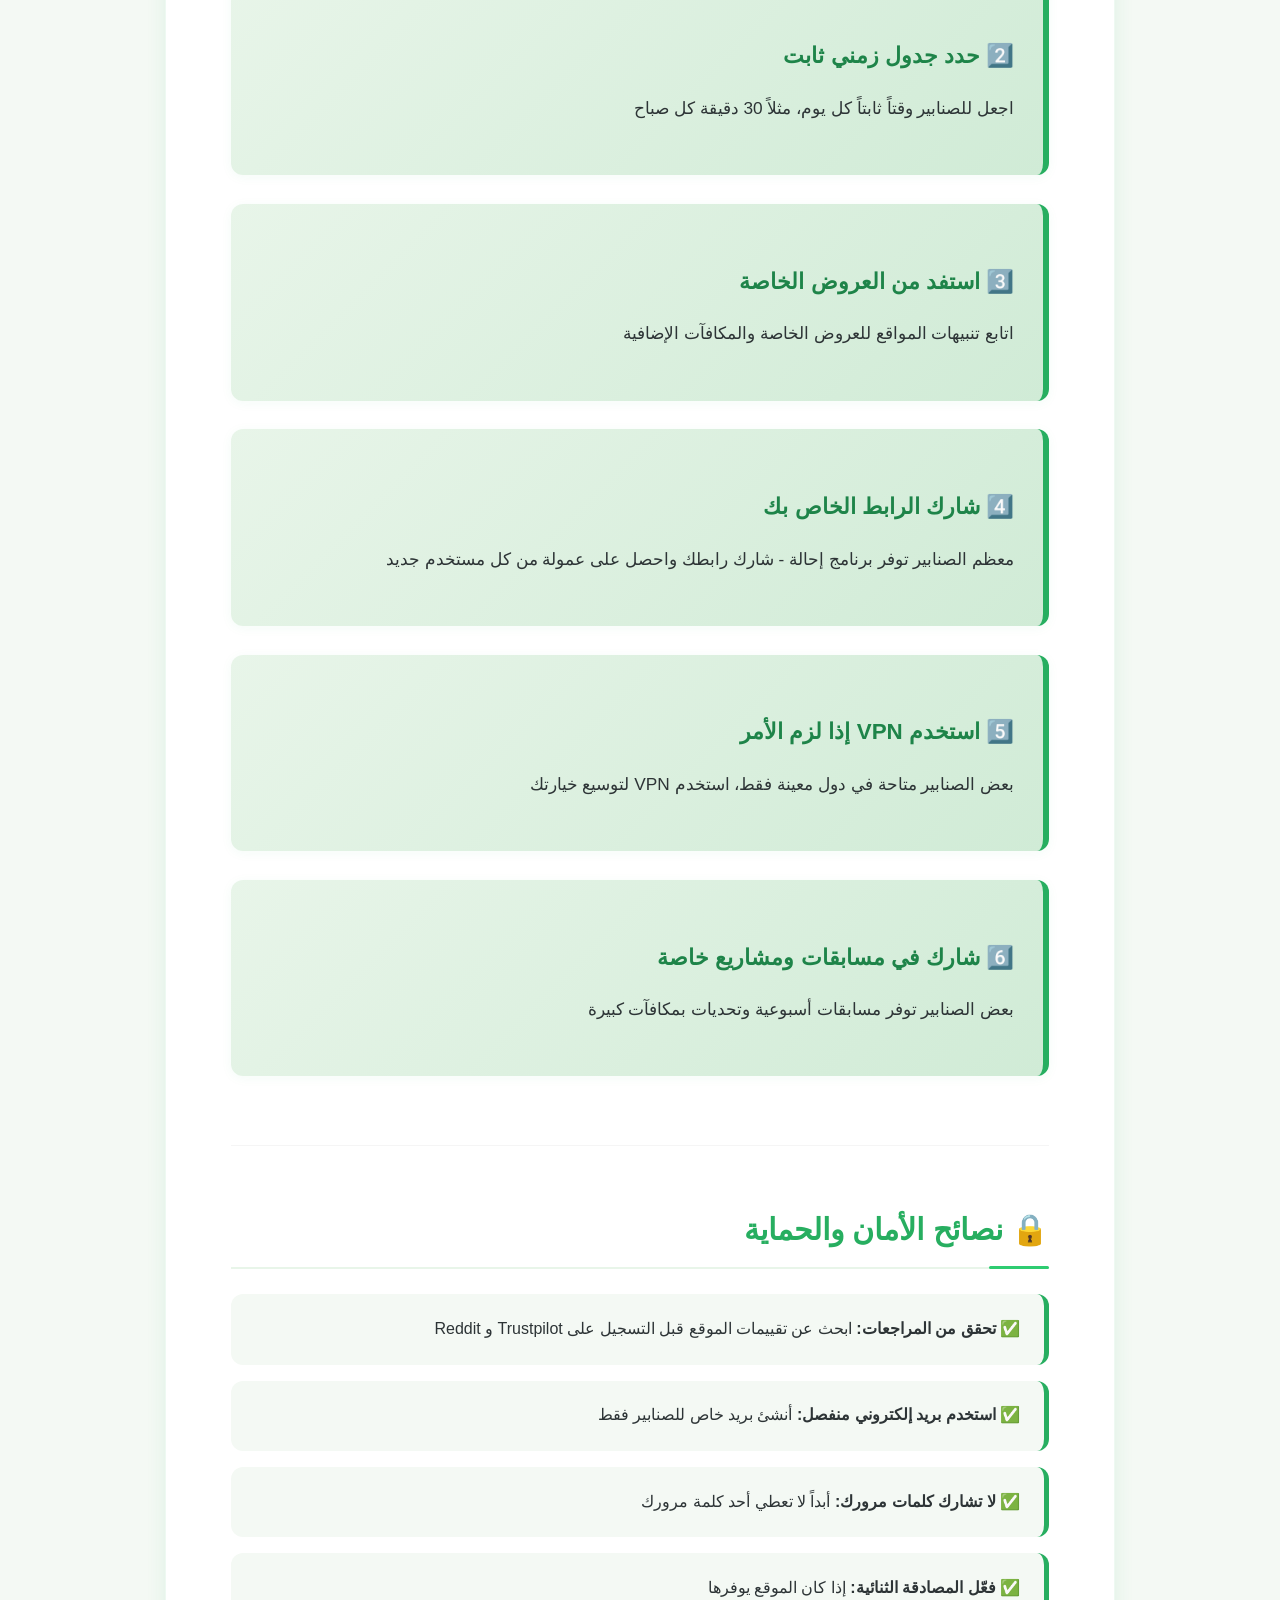
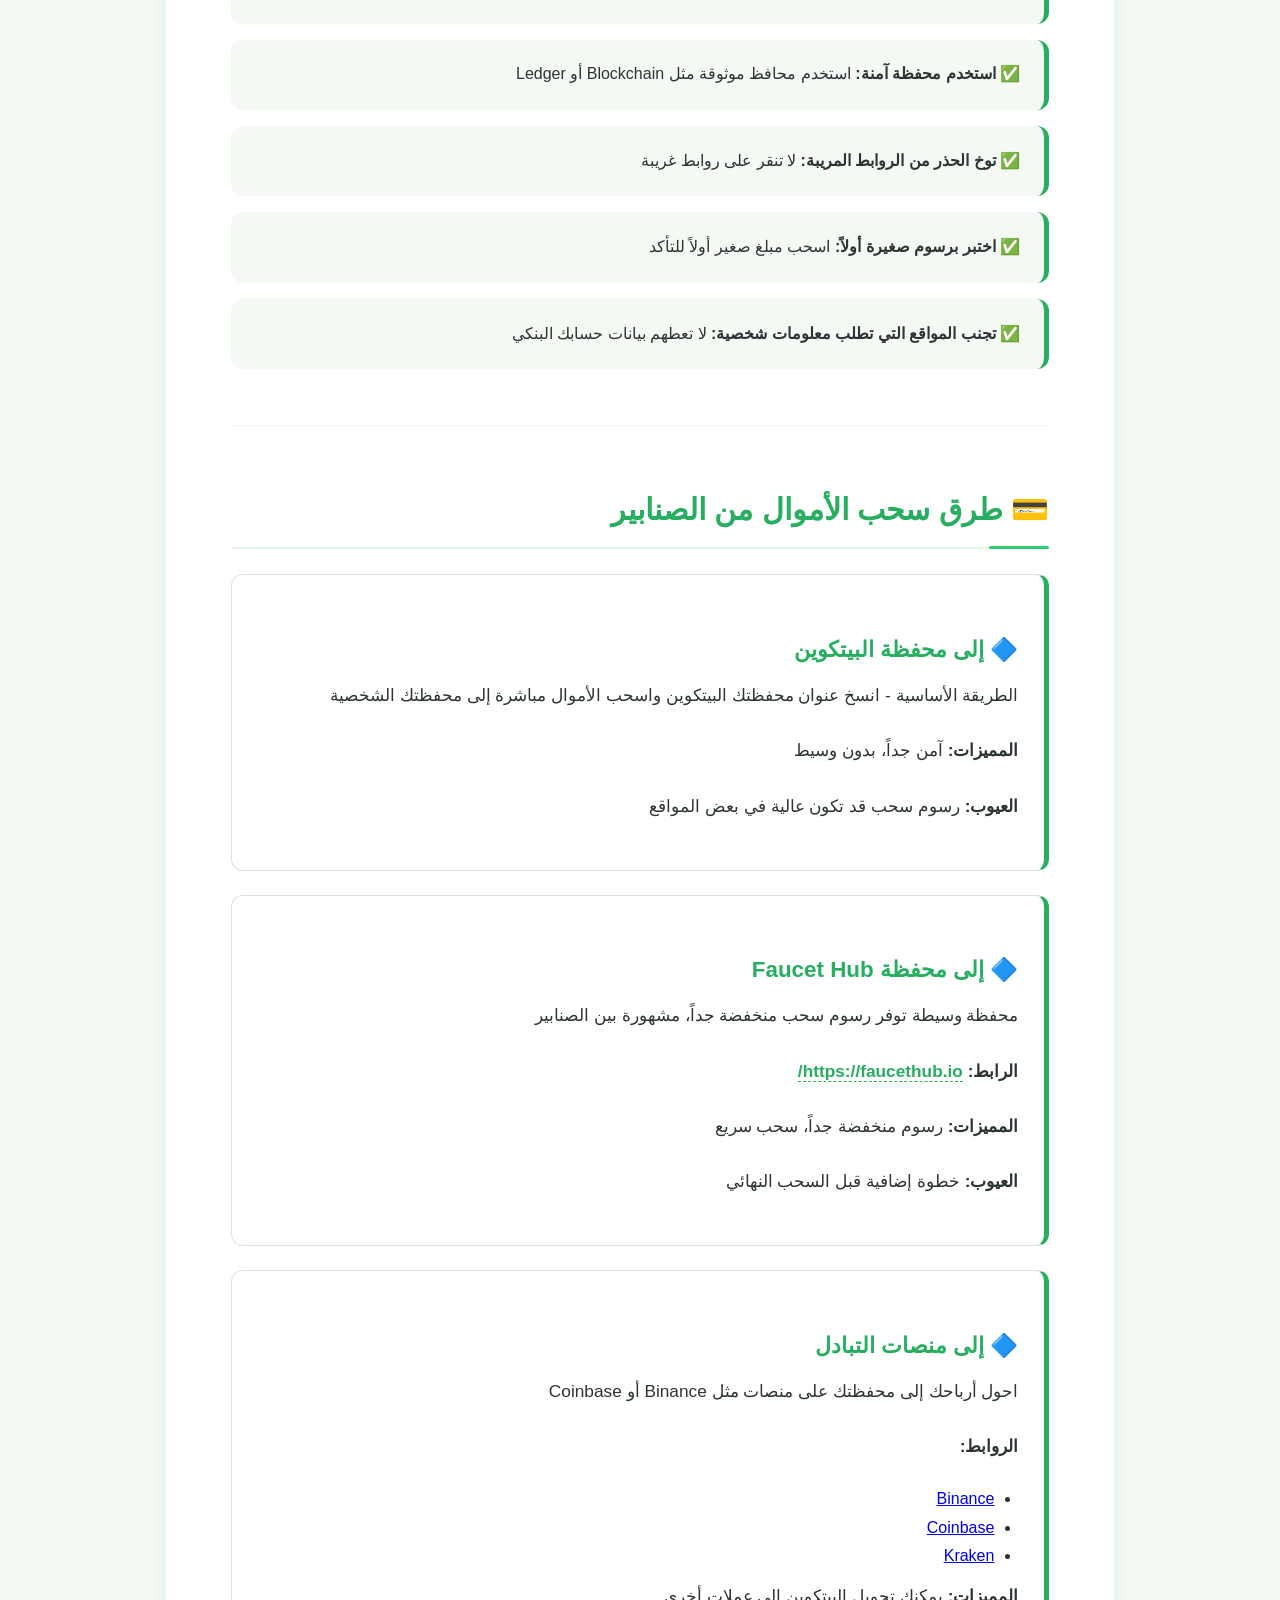
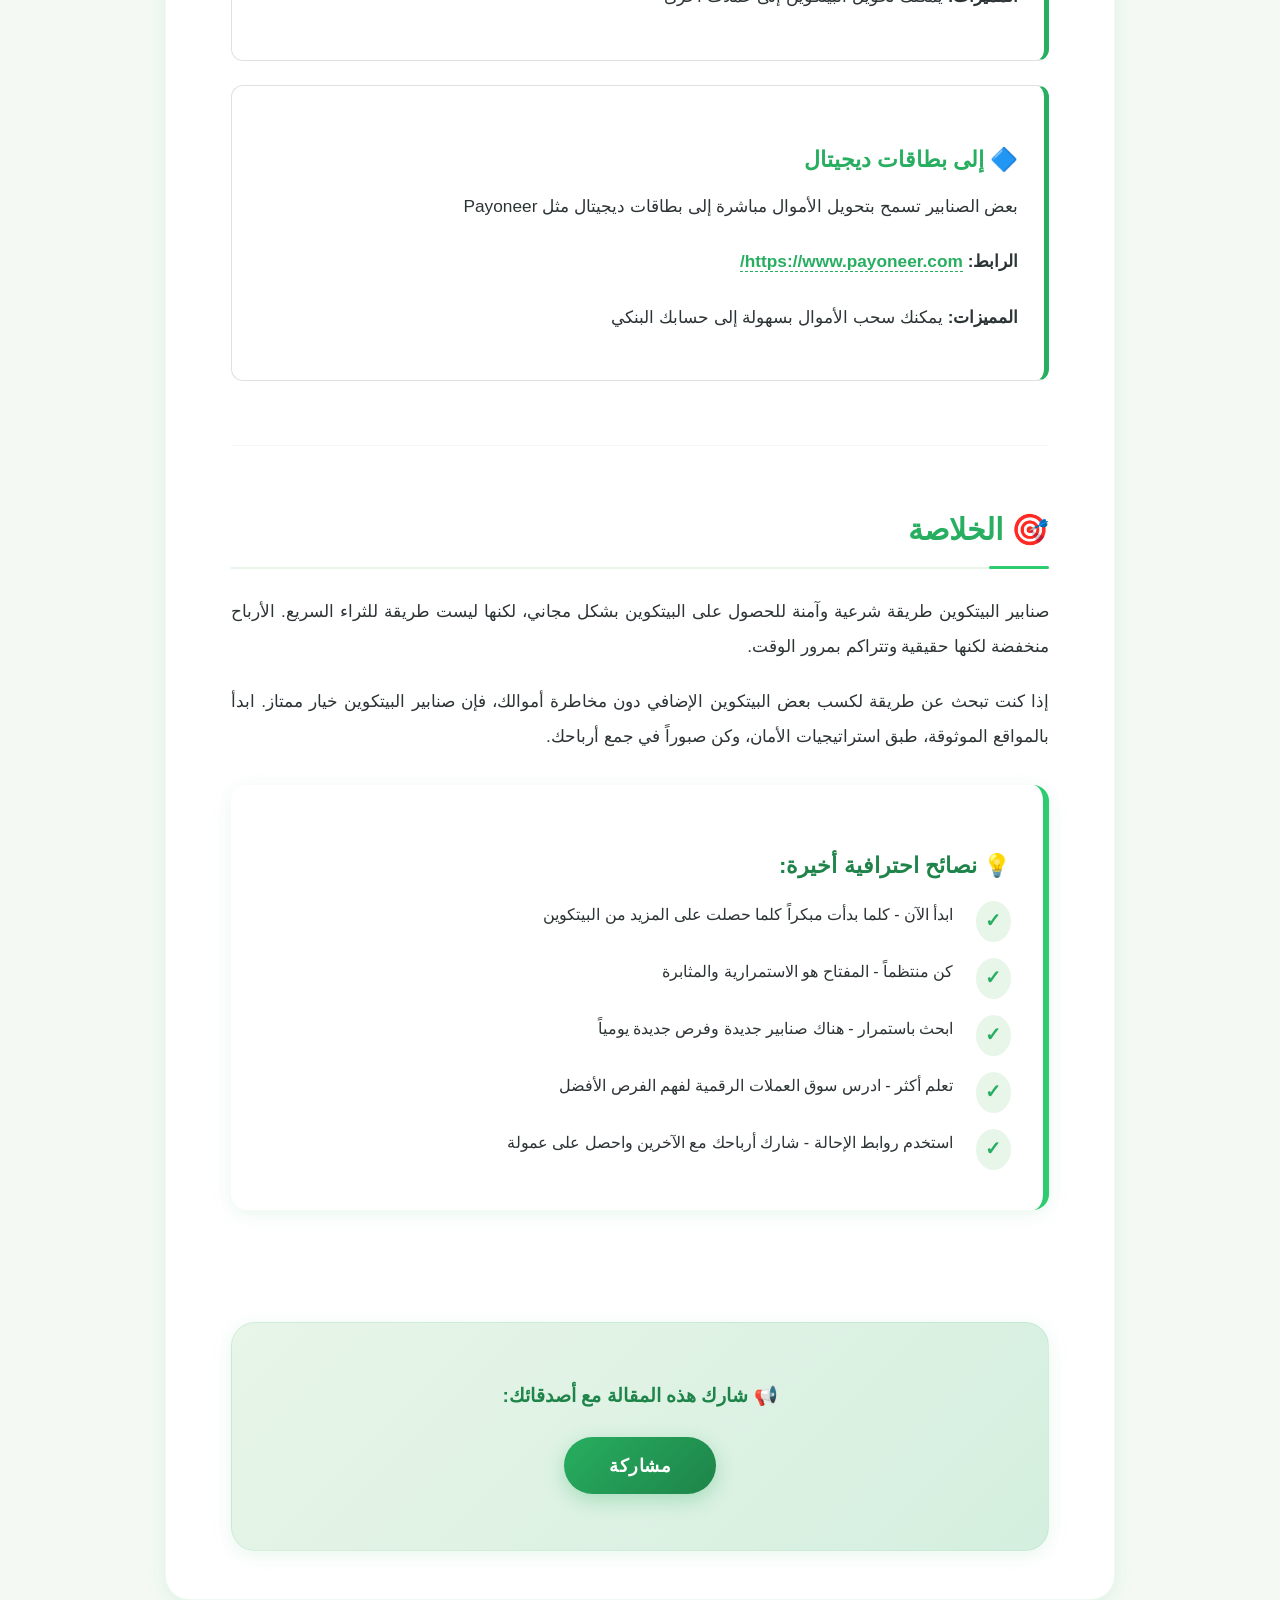
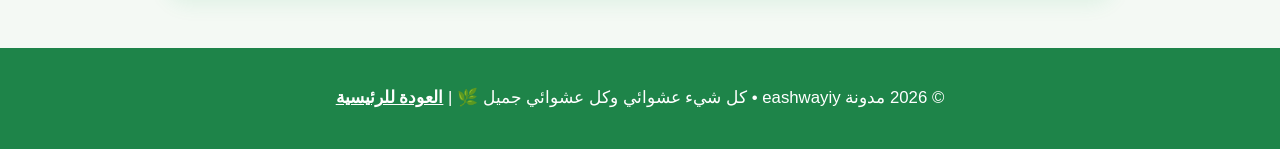
<file: posts/bitcoin-faucets.html>
<!DOCTYPE html>
<html lang="ar" dir="rtl">
<head>
    <!-- Google tag (gtag.js) -->
<script async src="https://www.googletagmanager.com/gtag/js?id=G-4N3JK0W0W8"></script>
<script>
  window.dataLayer = window.dataLayer || [];
  function gtag(){dataLayer.push(arguments);}
  gtag('js', new Date());

  gtag('config', 'G-4N3JK0W0W8');
</script>
    <meta charset="UTF-8">
    <meta name="viewport" content="width=device-width, initial-scale=1.0">
    <meta name="description" content="شرح مفصل عن كيفية ربح البيتكوين من صنابير البيتكوين (Faucets) - أفضل طرق الحصول على عملات رقمية مجانية وأماكن موثوقة وآمنة">
    <meta name="keywords" content="البيتكوين، صنابير البيتكوين، ربح البيتكوين، عملات رقمية، كريبتو، Faucets، عملات مجانية، blockchain، إربح أموال">
    <meta name="author" content="eashwayiy">
    <meta property="og:title" content="ربح البيتكوين من صنابير البيتكوين - شرح شامل | eashwayiy">
    <meta property="og:description" content="دليل كامل لربح البيتكوين من خلال صنابير البيتكوين الموثوقة والآمنة">
    <title>ربح البيتكوين من صنابير البيتكوين • eashwayiy</title>
    <link rel="icon" type="image/x-icon" href="../favicon.ico">
    <style>
        /* ========= إعدادات المتغيرات - ثيم الأخضر والأبيض ========= */
        :root {
            --primary-green: #27ae60;
            --light-green: #2ecc71;
            --dark-green: #1e8449;
            --soft-white: #f4f9f4;
            --pure-white: #ffffff;
            --text-dark: #2d3436;
            --text-light: #636e72;
            --accent-bg: #e8f5e9;
            --shadow: 0 4px 20px rgba(39, 174, 96, 0.1);
            --shadow-hover: 0 12px 35px rgba(39, 174, 96, 0.18);
            --border-radius-lg: 24px;
            --border-radius-md: 16px;
            --border-radius-sm: 12px;
            --transition-smooth: all 0.35s cubic-bezier(0.2, 0.9, 0.4, 1);
        }

        * {
            margin: 0;
            padding: 0;
            box-sizing: border-box;
            font-family: 'Segoe UI', 'Cairo', Tahoma, Geneva, Verdana, sans-serif;
        }

        body {
            background-color: var(--soft-white);
            color: var(--text-dark);
            line-height: 1.8;
            font-size: 16px;
        }

        .container {
            max-width: 1150px;
            margin: 0 auto;
            padding: 0 25px;
        }

        /* ========= شريط التنقل (مطابق للصفحة الرئيسية) ========= */
        .navbar {
            background-color: rgba(255, 255, 255, 0.93);
            backdrop-filter: blur(14px);
            -webkit-backdrop-filter: blur(14px);
            padding: 1rem 0;
            box-shadow: 0 2px 20px rgba(0, 0, 0, 0.06);
            position: sticky;
            top: 0;
            z-index: 1000;
            border-bottom: 3px solid var(--primary-green);
            transition: var(--transition-smooth);
        }

        .navbar .container {
            display: flex;
            justify-content: space-between;
            align-items: center;
            flex-wrap: wrap;
        }

        .nav-brand h1 {
            color: var(--primary-green);
            font-size: 2.1rem;
            letter-spacing: -1px;
            font-weight: 800;
            display: flex;
            align-items: center;
            gap: 10px;
            transition: var(--transition-smooth);
            cursor: pointer;
        }
        .nav-brand h1:hover {
            color: var(--dark-green);
            transform: scale(1.04);
        }
        .nav-brand h1 span {
            background: var(--primary-green);
            color: #fff;
            font-size: 1.2rem;
            padding: 0.2rem 0.7rem;
            border-radius: 30px;
        }

        .nav-links {
            list-style: none;
            display: flex;
            gap: 8px;
        }

        .nav-links li a {
            text-decoration: none;
            color: var(--text-dark);
            margin-right: 15px;
            font-weight: 700;
            font-size: 1.05rem;
            padding: 8px 18px;
            border-radius: 30px;
            transition: var(--transition-smooth);
        }

        .nav-links li a:hover {
            color: var(--pure-white);
            background: var(--primary-green);
            box-shadow: 0 5px 18px rgba(39, 174, 96, 0.35);
            transform: translateY(-2px);
        }

        /* ========= حاوية المقالة ========= */
        .article-container {
            max-width: 950px;
            margin: 3rem auto;
            padding: 3rem 2.5rem;
            background: var(--pure-white);
            border-radius: var(--border-radius-lg);
            box-shadow: var(--shadow);
            border: 1px solid rgba(39, 174, 96, 0.08);
            transition: var(--transition-smooth);
        }

        .article-container:hover {
            box-shadow: var(--shadow-hover);
        }

        /* ========= رأس المقالة ========= */
        .article-header {
            text-align: center;
            margin-bottom: 3.5rem;
            padding-bottom: 2.5rem;
            border-bottom: 3px solid var(--primary-green);
            position: relative;
        }

        .article-header::after {
            content: '';
            position: absolute;
            bottom: -6px;
            left: 50%;
            transform: translateX(-50%);
            width: 80px;
            height: 6px;
            background: var(--light-green);
            border-radius: 6px;
        }

        .article-header h1 {
            font-size: 2.8rem;
            color: var(--dark-green);
            margin-bottom: 1.2rem;
            line-height: 1.4;
            font-weight: 800;
            letter-spacing: -0.5px;
            text-shadow: 0 1px 2px rgba(0,0,0,0.05);
        }

        .article-meta {
            display: flex;
            justify-content: center;
            flex-wrap: wrap;
            gap: 2.5rem;
            color: var(--text-light);
            font-size: 1rem;
            margin-top: 0.5rem;
        }

        .article-meta span {
            display: flex;
            align-items: center;
            gap: 0.6rem;
            background: var(--accent-bg);
            padding: 0.4rem 1.2rem;
            border-radius: 30px;
            font-weight: 500;
            transition: var(--transition-smooth);
        }

        .article-meta span:hover {
            background: #d4efdf;
            color: var(--dark-green);
            transform: translateY(-2px);
        }

        /* ========= جدول المحتويات ========= */
        .table-of-contents {
            background: linear-gradient(135deg, rgba(46, 204, 113, 0.08), rgba(39, 174, 96, 0.06));
            padding: 2rem 2.2rem;
            border-radius: var(--border-radius-md);
            margin-bottom: 2.5rem;
            border-right: 6px solid var(--primary-green);
            box-shadow: 0 4px 18px rgba(39, 174, 96, 0.06);
            transition: var(--transition-smooth);
            position: relative;
        }

        .table-of-contents::before {
            content: '📑';
            position: absolute;
            top: -15px;
            right: -15px;
            font-size: 2rem;
            background: var(--pure-white);
            padding: 0.2rem;
            border-radius: 50%;
            box-shadow: var(--shadow);
        }

        .table-of-contents h3 {
            color: var(--dark-green);
            margin-bottom: 1.2rem;
            text-align: right;
            font-size: 1.4rem;
            font-weight: 700;
        }

        .table-of-contents ul {
            list-style: none;
            text-align: right;
            padding-right: 0.5rem;
        }

        .table-of-contents li {
            padding: 0.6rem 0;
            margin-right: 1.2rem;
            border-bottom: 1px dashed rgba(39, 174, 96, 0.15);
            transition: var(--transition-smooth);
        }

        .table-of-contents li:last-child {
            border-bottom: none;
        }

        .table-of-contents a {
            color: var(--text-dark);
            text-decoration: none;
            transition: var(--transition-smooth);
            font-weight: 600;
            display: inline-block;
            position: relative;
        }

        .table-of-contents a::before {
            content: '▹';
            color: var(--primary-green);
            margin-left: 0.6rem;
            transition: var(--transition-smooth);
        }

        .table-of-contents a:hover {
            color: var(--primary-green);
            padding-right: 12px;
            transform: translateX(3px);
        }

        .table-of-contents a:hover::before {
            color: var(--dark-green);
        }

        /* ========= محتوى المقال ========= */
        .article-content {
            max-width: 900px;
            margin: 0 auto;
            text-align: right;
        }

        .article-section {
            margin-bottom: 3.5rem;
            padding-bottom: 2.5rem;
            border-bottom: 1px solid rgba(0,0,0,0.04);
            transition: var(--transition-smooth);
        }

        .article-section:last-child {
            border-bottom: none;
            margin-bottom: 1rem;
        }

        .article-section h2 {
            color: var(--primary-green);
            font-size: 1.9rem;
            margin-bottom: 1.6rem;
            padding-bottom: 0.6rem;
            border-bottom: 2px solid var(--accent-bg);
            font-weight: 700;
            position: relative;
        }

        .article-section h2::after {
            content: '';
            position: absolute;
            bottom: -2px;
            right: 0;
            width: 60px;
            height: 3px;
            background: var(--light-green);
            border-radius: 3px;
        }

        .article-section h3 {
            color: var(--dark-green);
            font-size: 1.4rem;
            margin-bottom: 0.9rem;
            margin-top: 1.8rem;
            font-weight: 700;
        }

        .article-section p {
            color: var(--text-dark);
            margin-bottom: 1.3rem;
            line-height: 2;
            font-size: 1.08rem;
            text-align: justify;
        }

        /* ========= القوائم ========= */
        .benefits-list,
        .disadvantages-list,
        .security-tips {
            list-style: none;
            text-align: right;
            padding: 0;
        }

        .benefits-list li,
        .disadvantages-list li,
        .security-tips li {
            padding: 1.3rem 1.5rem;
            margin-bottom: 1rem;
            background: var(--soft-white);
            border-right: 5px solid var(--primary-green);
            border-radius: var(--border-radius-sm);
            color: var(--text-dark);
            transition: var(--transition-smooth);
            position: relative;
            font-weight: 500;
        }

        .benefits-list li:hover,
        .disadvantages-list li:hover,
        .security-tips li:hover {
            transform: translateX(-4px);
            box-shadow: var(--shadow);
            background: #f0faf3;
            border-right-color: var(--dark-green);
        }

        .benefits-list li::before {
            content: '✅ ';
            margin-left: 0.7rem;
        }

        .disadvantages-list li::before {
            content: '⚠️ ';
            margin-left: 0.7rem;
        }

        .benefits-list strong,
        .disadvantages-list strong {
            color: var(--dark-green);
            font-weight: 700;
        }

        /* ========= الخطوات ========= */
        .steps {
            display: grid;
            grid-template-columns: repeat(auto-fit, minmax(250px, 1fr));
            gap: 1.8rem;
            margin: 2.5rem 0;
        }

        .step {
            background: var(--accent-bg);
            padding: 2rem;
            border-radius: var(--border-radius-md);
            border-top: 5px solid var(--primary-green);
            text-align: right;
            box-shadow: 0 4px 10px rgba(0,0,0,0.02);
            transition: var(--transition-smooth);
            position: relative;
            overflow: hidden;
        }

        .step::before {
            content: attr(data-step);
            position: absolute;
            top: -10px;
            left: -10px;
            font-size: 5rem;
            font-weight: 900;
            color: rgba(39, 174, 96, 0.06);
            pointer-events: none;
        }

        .step:hover {
            transform: translateY(-8px);
            box-shadow: 0 14px 30px rgba(39, 174, 96, 0.15);
            background: #d4efdf;
        }

        .step h3 {
            color: var(--primary-green);
            margin-bottom: 0.9rem;
            font-weight: 700;
            position: relative;
        }

        /* ========= كروت الصنابير ========= */
        .faucet-card {
            background: var(--pure-white);
            border: 1px solid #e0e0e0;
            border-right: 6px solid var(--light-green);
            padding: 1.8rem;
            margin-bottom: 1.8rem;
            border-radius: var(--border-radius-sm);
            transition: var(--transition-smooth);
            box-shadow: 0 2px 8px rgba(0,0,0,0.02);
        }

        .faucet-card:hover {
            box-shadow: var(--shadow-hover);
            transform: translateX(-6px);
            border-right-color: var(--primary-green);
            background: #fafffc;
        }

        .faucet-card h3 {
            color: var(--dark-green);
            font-weight: 700;
        }

        .faucet-card strong {
            color: var(--primary-green);
        }

        .faucet-link {
            color: var(--primary-green);
            font-weight: 600;
            text-decoration: none;
            border-bottom: 1px dashed var(--primary-green);
            transition: var(--transition-smooth);
        }

        .faucet-link:hover {
            color: var(--dark-green);
            border-bottom: 1px solid var(--dark-green);
        }

        /* ========= روابط مهمة إضافية ========= */
        .links-category {
            background: var(--soft-white);
            padding: 1.8rem;
            border-radius: var(--border-radius-sm);
            margin-bottom: 1.5rem;
            border-right: 5px solid var(--primary-green);
            transition: var(--transition-smooth);
        }
        .links-category:hover {
            background: #f0faf3;
            transform: translateX(-3px);
        }
        .links-category h3 {
            color: var(--dark-green);
            margin-bottom: 0.8rem;
        }
        .important-links-list {
            list-style: none;
            padding-right: 1rem;
        }
        .important-links-list li {
            padding: 0.4rem 0;
        }
        .important-links-list a {
            color: var(--text-dark);
            text-decoration: none;
            font-weight: 500;
            transition: color 0.2s;
        }
        .important-links-list a:hover {
            color: var(--primary-green);
            text-decoration: underline;
        }

        /* ========= الاستراتيجيات ========= */
        .strategy {
            background: linear-gradient(135deg, var(--accent-bg), #d0ebd6);
            padding: 1.8rem;
            margin-bottom: 1.8rem;
            border-radius: var(--border-radius-sm);
            border-right: 6px solid var(--primary-green);
            transition: var(--transition-smooth);
            box-shadow: 0 2px 12px rgba(39, 174, 96, 0.05);
        }

        .strategy:hover {
            transform: scale(1.02);
            box-shadow: var(--shadow-hover);
        }

        /* ========= نصائح المحترفين ========= */
        .pro-tips {
            background: var(--pure-white);
            padding: 2rem 2rem 1.5rem;
            margin-top: 2rem;
            border-radius: var(--border-radius-md);
            border-right: 6px solid var(--light-green);
            box-shadow: var(--shadow);
            list-style: none;
            transition: var(--transition-smooth);
        }

        .pro-tips:hover {
            box-shadow: var(--shadow-hover);
        }

        .pro-tips li {
            margin-bottom: 1rem;
            font-weight: 500;
            color: var(--text-dark);
            display: flex;
            align-items: flex-start;
            gap: 0.6rem;
        }

        .pro-tips li::before {
            content: "✓";
            color: var(--primary-green);
            font-weight: bold;
            font-size: 1.2rem;
            background: var(--accent-bg);
            padding: 0.2rem 0.6rem;
            border-radius: 50%;
            margin-left: 0.8rem;
            flex-shrink: 0;
        }

        /* ========= طرق السحب ========= */
        .withdrawal-method {
            background: var(--pure-white);
            border: 1px solid #e0e0e0;
            border-right: 5px solid var(--primary-green);
            padding: 1.6rem;
            margin-bottom: 1.5rem;
            border-radius: var(--border-radius-sm);
            transition: var(--transition-smooth);
        }
        .withdrawal-method:hover {
            box-shadow: var(--shadow-hover);
            transform: translateX(-4px);
        }
        .withdrawal-method h3 {
            color: var(--primary-green);
            margin-bottom: 0.5rem;
        }
        .withdrawal-method ul {
            list-style: disc;
            padding-right: 1.5rem;
            margin: 0.5rem 0;
        }

        /* ========= المشاركة ========= */
        .article-share {
            text-align: center;
            margin-top: 4.5rem;
            padding: 3.5rem;
            background: linear-gradient(135deg, var(--accent-bg), #d4efdf);
            border-radius: var(--border-radius-lg);
            box-shadow: var(--shadow);
            border: 1px solid rgba(39, 174, 96, 0.1);
        }

        .article-share p {
            color: var(--dark-green);
            font-weight: 600;
            font-size: 1.2rem;
            margin-bottom: 1.5rem;
        }

        .share-btn {
            background: linear-gradient(135deg, var(--primary-green), var(--dark-green));
            color: white;
            border: none;
            padding: 1.1rem 2.8rem;
            border-radius: 50px;
            cursor: pointer;
            font-weight: 700;
            font-size: 1.15rem;
            transition: var(--transition-smooth);
            box-shadow: 0 6px 20px rgba(39, 174, 96, 0.3);
            letter-spacing: 0.5px;
        }

        .share-btn:hover {
            transform: translateY(-4px);
            box-shadow: 0 10px 28px rgba(39, 174, 96, 0.45);
            background: linear-gradient(135deg, var(--dark-green), #155a32);
        }

        /* ========= تذييل ========= */
        .footer {
            background-color: var(--dark-green);
            color: var(--pure-white);
            text-align: center;
            padding: 35px 0;
            font-size: 1.05rem;
        }
        .footer a {
            color: #fff;
            text-decoration: underline;
            font-weight: 600;
        }

        /* ========= تجاوب ========= */
        @media (max-width: 768px) {
            .article-container {
                margin: 1.5rem;
                padding: 2rem 1.2rem;
                border-radius: var(--border-radius-md);
            }
            .article-header h1 {
                font-size: 1.9rem;
            }
            .article-meta {
                gap: 1rem;
                flex-direction: column;
                align-items: center;
            }
            .steps {
                grid-template-columns: 1fr;
            }
            .table-of-contents {
                padding: 1.5rem;
            }
            .table-of-contents::before {
                font-size: 1.5rem;
                top: -10px;
                right: -10px;
            }
        }

        @media (max-width: 480px) {
            .article-container {
                margin: 0.8rem;
                padding: 1.5rem 1rem;
                border-radius: var(--border-radius-sm);
            }
            .article-header h1 {
                font-size: 1.5rem;
            }
        }
    </style>
</head>
<body>
    <!-- شريط التنقل (eashwayiy) -->
    <nav class="navbar">
        <div class="container">
            <div class="nav-brand">
                <h1>🎲 eashwayiy<span>.</span></h1>
            </div>
            <ul class="nav-links">
                <li><a href="../index.html">الرئيسية</a></li>
                <li><a href="../index.html#posts">عشوائيات</a></li>
                <li><a href="../index.html#about">عن العشوائية</a></li>
                <li><a href="../index.html#contact">تواصل عشوائي</a></li>
            </ul>
        </div>
    </nav>

    <!-- محتوى المقالة -->
    <article class="article-container">
        <div class="container">
            <div class="article-header">
                <h1>💰 ربح البيتكوين من صنابير البيتكوين - دليل شامل 2026</h1>
                <div class="article-meta">
                    <span>📅 تاريخ النشر: 13 مايو 2026</span>
                    <span>👤 الكاتب: eashwayiy</span>
                    <span>⏱️ وقت القراءة: 10 دقائق</span>
                </div>
            </div>

            <div class="article-content">
                <!-- جدول المحتويات -->
                <div class="table-of-contents">
                    <h3>📑 جدول المحتويات</h3>
                    <ul>
                        <li><a href="#what-is-faucet">ما هي صنابير البيتكوين؟</a></li>
                        <li><a href="#how-work">كيف تعمل صنابير البيتكوين؟</a></li>
                        <li><a href="#advantages">مميزات صنابير البيتكوين</a></li>
                        <li><a href="#disadvantages">عيوب صنابير البيتكوين</a></li>
                        <li><a href="#best-faucets">أفضل صنابير البيتكوين الموثوقة</a></li>
                        <li><a href="#earning-strategies">استراتيجيات زيادة الأرباح</a></li>
                        <li><a href="#security-tips">نصائح الأمان والحماية</a></li>
                        <li><a href="#withdrawal">طرق سحب الأموال</a></li>
                    </ul>
                </div>

                <!-- ما هي صنابير البيتكوين -->
                <section id="what-is-faucet" class="article-section">
                    <h2>🔷 ما هي صنابير البيتكوين؟</h2>
                    <p>
                        صنابير البيتكوين (Bitcoin Faucets) هي مواقع وتطبيقات إلكترونية توفر للمستخدمين فرصة الحصول على كميات صغيرة من البيتكوين بشكل مجاني. 
                        تعتمد هذه الصنابير على نموذج إعلاني حيث تحصل المواقع على رسوم من الشركات المعلنة، وبالمقابل توزع جزءاً من هذه الأرباح على المستخدمين.
                    </p>
                    <p>
                        الفكرة الأساسية بسيطة: أنت تزور الموقع، تشاهد إعلانات، تحل كابتشا، وتقوم ببعض المهام البسيطة، وفي المقابل تحصل على كسور من البيتكوين (Satoshi).
                    </p>
                </section>

                <!-- كيف تعمل صنابير البيتكوين -->
                <section id="how-work" class="article-section">
                    <h2>⚙️ كيف تعمل صنابير البيتكوين؟</h2>
                    <div class="steps">
                        <div class="step" data-step="1">
                            <h3>الخطوة 1️⃣: التسجيل</h3>
                            <p>أنشئ حسابك على موقع الصنبور بإدخال بريدك الإلكتروني ومحفظتك</p>
                        </div>
                        <div class="step" data-step="2">
                            <h3>الخطوة 2️⃣: التحقق من الهوية</h3>
                            <p>قم بتأكيد البريد الإلكتروني والتحقق الأولي من الحساب</p>
                        </div>
                        <div class="step" data-step="3">
                            <h3>الخطوة 3️⃣: إكمال المهام</h3>
                            <p>اشاهد الإعلانات وحل لغز الكابتشا وأكمل المهام المطلوبة</p>
                        </div>
                        <div class="step" data-step="4">
                            <h3>الخطوة 4️⃣: جمع الأرباح</h3>
                            <p>اجمع أرباحك (Satoshi) في محفظتك</p>
                        </div>
                        <div class="step" data-step="5">
                            <h3>الخطوة 5️⃣: السحب</h3>
                            <p>عند الوصول للحد الأدنى من الأرباح، قم بسحب البيتكوين إلى محفظتك</p>
                        </div>
                    </div>
                </section>

                <!-- مميزات صنابير البيتكوين -->
                <section id="advantages" class="article-section">
                    <h2>✅ مميزات صنابير البيتكوين</h2>
                    <ul class="benefits-list">
                        <li><strong>🆓 مجانية 100%:</strong> لا تحتاج لاستثمار أي أموال للبدء</li>
                        <li><strong>⏰ مرنة:</strong> تعمل في أي وقت ومن أي مكان</li>
                        <li><strong>🌍 عالمية:</strong> متاحة للجميع بغض النظر عن الدولة</li>
                        <li><strong>🛡️ آمنة نسبياً:</strong> إذا اخترت المواقع الموثوقة</li>
                        <li><strong>📱 سهلة الاستخدام:</strong> لا تتطلب معرفة تقنية متقدمة</li>
                        <li><strong>💰 تراكمية:</strong> تتراكم أرباحك بمرور الوقت</li>
                    </ul>
                </section>

                <!-- عيوب صنابير البيتكوين -->
                <section id="disadvantages" class="article-section">
                    <h2>⚠️ عيوب صنابير البيتكوين</h2>
                    <ul class="disadvantages-list">
                        <li><strong>💸 أرباح منخفضة جداً:</strong> قد تحصل على بضعة سنتات فقط يومياً</li>
                        <li><strong>⏳ تستغرق وقتاً طويلاً:</strong> قد تستغرق أسابيع أو أشهر لجمع مبلغ محترم</li>
                        <li><strong>🌐 مواقع احتيالية:</strong> هناك العديد من المواقع الوهمية والاحتيالية</li>
                        <li><strong>📊 متطلبات عالية:</strong> بعض المواقع تطلب حد أدنى كبير للسحب</li>
                        <li><strong>🔄 تحديثات متكررة:</strong> قد توقف المواقع العمل فجأة</li>
                        <li><strong>⛔ قيود جغرافية:</strong> بعض المواقع لا تخدم دول معينة</li>
                    </ul>
                </section>

                <!-- أفضل صنابير البيتكوين -->
                <section id="best-faucets" class="article-section">
                    <h2>🏆 أفضل صنابير البيتكوين الموثوقة</h2>
                    
                    <div class="faucet-card">
                        <h3>1. 🥇 FireFaucet</h3>
                        <p><strong>الحد الأدنى للسحب:</strong> ما يعادل 5$ من العملات الرقمية (سحب فوري).</p>
                        <p><strong>المميزات:</strong> نظام مستويات تصاعدي، مكافآت يومية، وسحب سريع.</p>
                        <p><strong>🔗 رابط الموقع:</strong> <a href="https://firefaucet.win/ref/eashwayiy" target="_blank" class="faucet-link">https://firefaucet.win/</a></p>
                    </div>

                    <div class="faucet-card">
                        <h3>2. 💎 Cointiply</h3>
                        <p><strong>الحد الأدنى للسحب:</strong> 30,000 ساتوشي (للمحافظ المباشرة) أو 50,000 (للدوجكوين/لايتكوين).</p>
                        <p><strong>المميزات:</strong> فائدة سنوية 5% على رصيدك، وتطبيق أندرويد سهل الاستخدام.</p>
                        <p><strong>🔗 رابط الموقع:</strong> <a href="https://cointiply.mobi/685ZD7" target="_blank" class="faucet-link">https://cointiply.mobi/</a></p>
                    </div>

                    <div class="faucet-card">
                        <h3>3. ⚡ FaucetCrypto</h3>
<p><strong>الحد الأدنى للسحب:</strong> منخفض جداً (حوالي 1,000 نقطة) ما يجعله الأفضل للمبتدئين.</p>
                        <p><strong>المميزات:</strong> حد أدنى منخفض جداً للسحب، ودعم فني ممتاز.</p>
                        <p><strong>🔗 رابط الموقع:</strong> <a href="https://faucetcrypto.com/r/11082073" target="_blank" class="faucet-link">https://fauectcrypto.com</a></p>
                    </div>
                </section>

                <!-- روابط مهمة إضافية -->
                <section id="important-links" class="article-section">
                    <h2>🔗 روابط مهمة ومفيدة</h2>
                    
                    <div class="links-category">
                        <h3>🏦 محافظ البيتكوين الآمنة:</h3>
                        <ul class="important-links-list">
                            <li><a href="https://blockchain.com/" target="_blank">Blockchain.com - محفظة موثوقة وآمنة</a></li>
                            <li><a href="https://www.ledger.com/" target="_blank">Ledger - محفظة هاردوير أمنة جداً</a></li>
                            <li><a href="https://www.trezor.io/" target="_blank">Trezor - محفظة هاردوير موثوقة</a></li>
                            <li><a href="https://electrum.org/" target="_blank">Electrum - محفظة برمجية خفيفة</a></li>
                        </ul>
                    </div>

                    <div class="links-category">
                        <h3>💱 منصات تبادل موثوقة:</h3>
                        <ul class="important-links-list">
                            <li><a href="https://www.binance.com/" target="_blank">Binance - أكبر منصة تبادل عملات رقمية</a></li>
                            <li><a href="https://www.coinbase.com/" target="_blank">Coinbase - منصة آمنة وموثوقة</a></li>
                            <li><a href="https://kraken.com/" target="_blank">Kraken - منصة متقدمة وآمنة</a></li>
                            <li><a href="https://www.kucoin.com/" target="_blank">KuCoin - منصة شاملة وسهلة</a></li>
                        </ul>
                    </div>

                    <div class="links-category">
                        <h3>🌐 موارد تعليمية:</h3>
                        <ul class="important-links-list">
                            <li><a href="https://bitcoin.org/" target="_blank">Bitcoin.org - الموقع الرسمي للبيتكوين</a></li>
                            <li><a href="https://www.investopedia.com/bitcoin-4689525" target="_blank">Investopedia - تعليم الاستثمار والعملات</a></li>
                            <li><a href="https://www.coindesk.com/" target="_blank">CoinDesk - أخبار العملات الرقمية</a></li>
                        </ul>
                    </div>
                </section>

                <!-- استراتيجيات زيادة الأرباح -->
                <section id="earning-strategies" class="article-section">
                    <h2>📈 استراتيجيات زيادة أرباحك من الصنابير</h2>
                    
                    <div class="strategy">
                        <h3>1️⃣ استخدم عدة صنابير في نفس الوقت</h3>
                        <p>لا تعتمد على صنبور واحد فقط. استخدم 3-5 صنابير موثوقة معاً لضاعفة أرباحك</p>
                    </div>

                    <div class="strategy">
                        <h3>2️⃣ حدد جدول زمني ثابت</h3>
                        <p>اجعل للصنابير وقتاً ثابتاً كل يوم، مثلاً 30 دقيقة كل صباح</p>
                    </div>

                    <div class="strategy">
                        <h3>3️⃣ استفد من العروض الخاصة</h3>
                        <p>اتابع تنبيهات المواقع للعروض الخاصة والمكافآت الإضافية</p>
                    </div>

                    <div class="strategy">
                        <h3>4️⃣ شارك الرابط الخاص بك</h3>
                        <p>معظم الصنابير توفر برنامج إحالة - شارك رابطك واحصل على عمولة من كل مستخدم جديد</p>
                    </div>

                    <div class="strategy">
                        <h3>5️⃣ استخدم VPN إذا لزم الأمر</h3>
                        <p>بعض الصنابير متاحة في دول معينة فقط، استخدم VPN لتوسيع خيارتك</p>
                    </div>

                    <div class="strategy">
                        <h3>6️⃣ شارك في مسابقات ومشاريع خاصة</h3>
                        <p>بعض الصنابير توفر مسابقات أسبوعية وتحديات بمكافآت كبيرة</p>
                    </div>
                </section>

                <!-- نصائح الأمان -->
                <section id="security-tips" class="article-section">
                    <h2>🔒 نصائح الأمان والحماية</h2>
                    <ul class="security-tips">
                        <li><strong>✅ تحقق من المراجعات:</strong> ابحث عن تقييمات الموقع قبل التسجيل على Trustpilot و Reddit</li>
                        <li><strong>✅ استخدم بريد إلكتروني منفصل:</strong> أنشئ بريد خاص للصنابير فقط</li>
                        <li><strong>✅ لا تشارك كلمات مرورك:</strong> أبداً لا تعطي أحد كلمة مرورك</li>
                        <li><strong>✅ فعّل المصادقة الثنائية:</strong> إذا كان الموقع يوفرها</li>
                        <li><strong>✅ استخدم محفظة آمنة:</strong> استخدم محافظ موثوقة مثل Blockchain أو Ledger</li>
                        <li><strong>✅ توخ الحذر من الروابط المريبة:</strong> لا تنقر على روابط غريبة</li>
                        <li><strong>✅ اختبر برسوم صغيرة أولاً:</strong> اسحب مبلغ صغير أولاً للتأكد</li>
                        <li><strong>✅ تجنب المواقع التي تطلب معلومات شخصية:</strong> لا تعطهم بيانات حسابك البنكي</li>
                    </ul>
                </section>

                <!-- طرق السحب -->
                <section id="withdrawal" class="article-section">
                    <h2>💳 طرق سحب الأموال من الصنابير</h2>
                    
                    <div class="withdrawal-method">
                        <h3>🔷 إلى محفظة البيتكوين</h3>
                        <p>الطريقة الأساسية - انسخ عنوان محفظتك البيتكوين واسحب الأموال مباشرة إلى محفظتك الشخصية</p>
                        <p><strong>المميزات:</strong> آمن جداً، بدون وسيط</p>
                        <p><strong>العيوب:</strong> رسوم سحب قد تكون عالية في بعض المواقع</p>
                    </div>

                    <div class="withdrawal-method">
                        <h3>🔷 إلى محفظة Faucet Hub</h3>
                        <p>محفظة وسيطة توفر رسوم سحب منخفضة جداً، مشهورة بين الصنابير</p>
                        <p><strong>الرابط:</strong> <a href="https://faucethub.io/" target="_blank" class="faucet-link">https://faucethub.io/</a></p>
                        <p><strong>المميزات:</strong> رسوم منخفضة جداً، سحب سريع</p>
                        <p><strong>العيوب:</strong> خطوة إضافية قبل السحب النهائي</p>
                    </div>

                    <div class="withdrawal-method">
                        <h3>🔷 إلى منصات التبادل</h3>
                        <p>احول أرباحك إلى محفظتك على منصات مثل Binance أو Coinbase</p>
                        <p><strong>الروابط:</strong></p>
                        <ul>
                            <li><a href="https://www.binance.com/" target="_blank">Binance</a></li>
                            <li><a href="https://www.coinbase.com/" target="_blank">Coinbase</a></li>
                            <li><a href="https://kraken.com/" target="_blank">Kraken</a></li>
                        </ul>
                        <p><strong>المميزات:</strong> يمكنك تحويل البيتكوين إلى عملات أخرى</p>
                    </div>

                    <div class="withdrawal-method">
                        <h3>🔷 إلى بطاقات ديجيتال</h3>
                        <p>بعض الصنابير تسمح بتحويل الأموال مباشرة إلى بطاقات ديجيتال مثل Payoneer</p>
                        <p><strong>الرابط:</strong> <a href="https://www.payoneer.com/" target="_blank" class="faucet-link">https://www.payoneer.com/</a></p>
                        <p><strong>المميزات:</strong> يمكنك سحب الأموال بسهولة إلى حسابك البنكي</p>
                    </div>
                </section>

                <!-- الخلاصة -->
                <section id="conclusion" class="article-section">
                    <h2>🎯 الخلاصة</h2>
                    <p>
                        صنابير البيتكوين طريقة شرعية وآمنة للحصول على البيتكوين بشكل مجاني، 
                        لكنها ليست طريقة للثراء السريع. الأرباح منخفضة لكنها حقيقية وتتراكم بمرور الوقت.
                    </p>
                    <p>
                        إذا كنت تبحث عن طريقة لكسب بعض البيتكوين الإضافي دون مخاطرة أموالك، 
                        فإن صنابير البيتكوين خيار ممتاز. ابدأ بالمواقع الموثوقة، 
                        طبق استراتيجيات الأمان، وكن صبوراً في جمع أرباحك.
                    </p>
                    <div class="pro-tips">
                        <h3>💡 نصائح احترافية أخيرة:</h3>
                        <ul>
                            <li>ابدأ الآن - كلما بدأت مبكراً كلما حصلت على المزيد من البيتكوين</li>
                            <li>كن منتظماً - المفتاح هو الاستمرارية والمثابرة</li>
                            <li>ابحث باستمرار - هناك صنابير جديدة وفرص جديدة يومياً</li>
                            <li>تعلم أكثر - ادرس سوق العملات الرقمية لفهم الفرص الأفضل</li>
                            <li>استخدم روابط الإحالة - شارك أرباحك مع الآخرين واحصل على عمولة</li>
                        </ul>
                    </div>
                </section>
            </div>

            <!-- مشاركة المقالة -->
            <div class="article-share">
                <p>📢 شارك هذه المقالة مع أصدقائك:</p>
                <button onclick="shareArticle()" class="share-btn">مشاركة</button>
            </div>
        </div>
    </article>

    <!-- Footer -->
    <footer class="footer">
        <p>© 2026 مدونة eashwayiy • كل شيء عشوائي وكل عشوائي جميل 🌿 | <a href="../index.html">العودة للرئيسية</a></p>
    </footer>

    <script>
        function shareArticle() {
            const url = window.location.href;
            const title = "ربح البيتكوين من صنابير البيتكوين - eashwayiy";
            
            if (navigator.share) {
                navigator.share({
                    title: title,
                    url: url
                });
            } else {
                alert('رابط المقالة:\n' + url);
            }
        }
    </script>
</body>
</html>
</file>
<file: css/style.css>
/* ========= إعدادات المتغيرات والألوان - ثيم الأخضر والأبيض ========= */
        :root {
            --primary-green: #27ae60;
            /* أخضر أساسي مريح */
            --light-green: #2ecc71;
            /* أخضر فاتح للتفاعل */
            --dark-green: #1e8449;
            /* أخضر غامق جداً للنصوص المهمة */
            --soft-white: #f4f9f4;
            /* أبيض مائل للخضرة الخفيفة جداً للخلفية */
            --pure-white: #ffffff;
            --text-dark: #2d3436;
            /* رمادي غامق جداً للنصوص */
            --text-light: #636e72;
            /* رمادي فاتح للنصوص الثانوية */
            --accent-bg: #e8f5e9;
            /* خلفية خضراء باهتة للأقسام */
            --shadow: 0 4px 20px rgba(39, 174, 96, 0.1);
            /* ظل بلون أخضر خفيف */
            --gradient-hero: linear-gradient(135deg, #1a6b38 0%, #27ae60 40%, #2ecc71 100%);
            --border-radius-card: 20px;
            --transition-smooth: all 0.35s cubic-bezier(0.25, 0.8, 0.25, 1.2);
        }

        * {
            margin: 0;
            padding: 0;
            box-sizing: border-box;
            font-family: 'Segoe UI', 'Cairo', Tahoma, Geneva, Verdana, sans-serif;
        }

        html {
            scroll-behavior: smooth;
        }

        body {
            background-color: var(--soft-white);
            color: var(--text-dark);
            line-height: 1.8;
            font-size: 16px;
            -webkit-font-smoothing: antialiased;
            -moz-osx-font-smoothing: grayscale;
        }

        .container {
            max-width: 1150px;
            margin: 0 auto;
            padding: 0 25px;
        }

        /* ========= شريط التنقل - Navbar ========= */
        .navbar {
            background-color: rgba(255, 255, 255, 0.95);
            backdrop-filter: blur(12px);
            -webkit-backdrop-filter: blur(12px);
            padding: 1rem 0;
            box-shadow: 0 2px 20px rgba(0, 0, 0, 0.06);
            position: sticky;
            top: 0;
            z-index: 1000;
            border-bottom: 3px solid var(--primary-green);
            transition: var(--transition-smooth);
        }

        .navbar .container {
            display: flex;
            justify-content: space-between;
            align-items: center;
            flex-wrap: wrap;
        }

        .nav-brand h1 {
            color: var(--primary-green);
            font-size: 2rem;
            letter-spacing: -1px;
            font-weight: 800;
            display: flex;
            align-items: center;
            gap: 10px;
            transition: var(--transition-smooth);
        }
        .nav-brand h1:hover {
            color: var(--dark-green);
            transform: scale(1.03);
        }
        .nav-brand h1 span {
            background: var(--primary-green);
            color: #fff;
            font-size: 1.3rem;
            padding: 0.2rem 0.7rem;
            border-radius: 30px;
            letter-spacing: 0;
        }

        .nav-links {
            list-style: none;
            display: flex;
            gap: 10px;
        }

        .nav-links li a {
            text-decoration: none;
            color: var(--text-dark);
            margin-right: 15px;
            font-weight: 700;
            font-size: 1.05rem;
            padding: 8px 16px;
            border-radius: 30px;
            transition: var(--transition-smooth);
            position: relative;
        }

        .nav-links li a:hover {
            color: var(--pure-white);
            background: var(--primary-green);
            box-shadow: 0 4px 15px rgba(39, 174, 96, 0.3);
        }

        /* ========= قسم الهيرو - Hero Section ========= */
        .hero {
            background: var(--gradient-hero);
            color: var(--pure-white);
            padding: 100px 0 130px;
            text-align: center;
            clip-path: ellipse(160% 100% at 50% 0%);
            position: relative;
            overflow: hidden;
        }

        .hero::before {
            content: '';
            position: absolute;
            top: -60px;
            left: -60px;
            width: 280px;
            height: 280px;
            background: rgba(255, 255, 255, 0.04);
            border-radius: 50%;
            pointer-events: none;
        }

        .hero::after {
            content: '';
            position: absolute;
            bottom: -40px;
            right: -40px;
            width: 240px;
            height: 240px;
            background: rgba(255, 255, 255, 0.05);
            border-radius: 50%;
            pointer-events: none;
        }

        .hero h1 {
            font-size: 3.6rem;
            margin-bottom: 1.3rem;
            text-shadow: 0 3px 15px rgba(0, 0, 0, 0.25);
            font-weight: 800;
            letter-spacing: -1px;
            position: relative;
            z-index: 2;
        }

        .hero p {
            font-size: 1.25rem;
            margin-bottom: 2.2rem;
            opacity: 0.93;
            text-shadow: 0 1px 5px rgba(0, 0, 0, 0.2);
            position: relative;
            z-index: 2;
            max-width: 600px;
            margin-left: auto;
            margin-right: auto;
        }

        .search-container {
            display: flex;
            justify-content: center;
            max-width: 530px;
            margin: 0 auto;
            position: relative;
            z-index: 2;
            box-shadow: 0 10px 30px rgba(0, 0, 0, 0.2);
            border-radius: 50px;
        }

        .search-box {
            padding: 16px 28px;
            flex-grow: 1;
            border: none;
            border-radius: 0 50px 50px 0;
            /* RTL */
            outline: none;
            font-size: 1.05rem;
            background: #fff;
            color: #333;
        }

        .search-btn {
            padding: 16px 30px;
            border: none;
            background-color: #1a3b2e;
            color: white;
            border-radius: 50px 0 0 50px;
            /* RTL */
            cursor: pointer;
            font-weight: 700;
            font-size: 1.05rem;
            transition: background 0.3s, transform 0.2s;
            white-space: nowrap;
        }

        .search-btn:hover {
            background-color: #0f261d;
            transform: scale(1.03);
        }

        /* ========= قسم نتائج البحث ========= */
        .search-results {
            background: var(--pure-white);
            padding: 40px 0;
            border-bottom: 2px solid #e0e0e0;
        }
        .search-results h2 {
            text-align: center;
            margin-bottom: 25px;
            color: var(--dark-green);
        }
        #resultsContainer {
            display: grid;
            grid-template-columns: repeat(auto-fit, minmax(280px, 1fr));
            gap: 25px;
        }
        .result-card {
            background: var(--accent-bg);
            padding: 20px;
            border-radius: 16px;
            border-right: 5px solid var(--primary-green);
        }

        /* ========= كروت المقالات - Post Cards ========= */
        .posts {
            padding: 80px 0;
        }

        .posts h2,
        .about h2,
        .contact h2 {
            text-align: center;
            margin-bottom: 50px;
            font-size: 2.4rem;
            color: var(--dark-green);
            position: relative;
            font-weight: 800;
        }

        .posts h2::after,
        .about h2::after,
        .contact h2::after {
            content: '';
            display: block;
            width: 70px;
            height: 5px;
            background: var(--light-green);
            margin: 12px auto 0;
            border-radius: 5px;
        }

        .posts-grid {
            display: grid;
            grid-template-columns: repeat(auto-fit, minmax(320px, 1fr));
            gap: 35px;
        }

        .post-card {
            background: var(--pure-white);
            padding: 30px;
            border-radius: var(--border-radius-card);
            box-shadow: var(--shadow);
            transition: var(--transition-smooth);
            border: 1px solid rgba(39, 174, 96, 0.12);
            display: flex;
            flex-direction: column;
        }

        .post-card:hover {
            transform: translateY(-12px);
            box-shadow: 0 22px 40px rgba(39, 174, 96, 0.18);
            border-color: var(--light-green);
        }

        .post-image {
            font-size: 3.8rem;
            background: var(--accent-bg);
            text-align: center;
            padding: 35px 20px;
            border-radius: 18px;
            margin-bottom: 22px;
            transition: var(--transition-smooth);
        }
        .post-card:hover .post-image {
            background: #d4f0d8;
            transform: scale(1.02);
        }

        .post-card h3 {
            margin-bottom: 14px;
            color: var(--dark-green);
            font-size: 1.5rem;
        }

        .post-card p {
            color: var(--text-light);
            flex-grow: 1;
        }

        .read-more {
            display: inline-block;
            margin-top: 20px;
            color: var(--primary-green);
            text-decoration: none;
            font-weight: 700;
            border-bottom: 2px solid transparent;
            transition: var(--transition-smooth);
            align-self: flex-start;
        }

        .read-more:hover {
            color: var(--dark-green);
            border-bottom: 2px solid var(--dark-green);
            transform: translateX(-4px);
        }

        /* ========= قسم حول - About ========= */
        .about {
            background-color: var(--pure-white);
            padding: 80px 0;
        }

        .about-content {
            background: var(--accent-bg);
            padding: 45px;
            border-radius: 24px;
            border-right: 8px solid var(--primary-green);
            box-shadow: var(--shadow);
        }

        .about-content p {
            font-size: 1.2rem;
            margin-bottom: 20px;
            font-weight: 600;
            color: var(--dark-green);
        }

        .about-list {
            list-style: none;
            display: grid;
            grid-template-columns: repeat(auto-fit, minmax(250px, 1fr));
            gap: 12px;
        }

        .about-list li {
            margin-bottom: 12px;
            padding-right: 32px;
            position: relative;
            font-size: 1.1rem;
            color: var(--text-dark);
        }

        .about-list li::before {
            content: "●";
            position: absolute;
            right: 0;
            color: var(--primary-green);
            font-size: 1.5rem;
            line-height: 1.4;
        }

        /* ========= قسم التواصل - Contact ========= */
        .contact {
            padding: 80px 0;
            background: var(--soft-white);
        }

        .contact-form {
            max-width: 580px;
            margin: 0 auto;
            background: var(--pure-white);
            padding: 45px;
            border-radius: 24px;
            box-shadow: var(--shadow);
            border: 1px solid rgba(39, 174, 96, 0.15);
        }

        .contact-form input,
        .contact-form textarea {
            padding: 16px 18px;
            margin-bottom: 22px;
            border: 2px solid #e0e0e0;
            border-radius: 14px;
            outline: none;
            width: 100%;
            font-size: 1rem;
            transition: border-color 0.3s, box-shadow 0.3s;
            background: #fdfdfd;
        }

        .contact-form input:focus,
        .contact-form textarea:focus {
            border-color: var(--primary-green);
            box-shadow: 0 0 0 4px rgba(39, 174, 96, 0.08);
        }

        .contact-form textarea {
            resize: vertical;
            min-height: 130px;
        }

        .contact-form button {
            background-color: var(--primary-green);
            color: white;
            padding: 16px;
            border: none;
            border-radius: 14px;
            cursor: pointer;
            font-size: 1.15rem;
            font-weight: 700;
            width: 100%;
            transition: background 0.3s, transform 0.2s;
            letter-spacing: 1px;
        }

        .contact-form button:hover {
            background-color: var(--dark-green);
            transform: translateY(-2px);
            box-shadow: 0 8px 20px rgba(30, 132, 73, 0.3);
        }

        /* ========= تذييل الصفحة - Footer ========= */
        .footer {
            background-color: var(--dark-green);
            color: var(--pure-white);
            text-align: center;
            padding: 35px 0;
            font-size: 1.05rem;
            letter-spacing: 0.5px;
        }

        .footer p {
            opacity: 0.9;
        }

        /* ========= التجاوب مع الشاشات الصغيرة ========= */
        @media (max-width: 768px) {
            .hero h1 {
                font-size: 2.2rem;
            }
            .hero p {
                font-size: 1rem;
            }
            .nav-links {
                display: none;
                /* يمكن إضافة قائمة همبرغر برمجياً لاحقاً */
            }
            .navbar .container {
                justify-content: center;
            }
            .search-container {
                flex-direction: column;
                gap: 10px;
                box-shadow: none;
            }
            .search-box,
            .search-btn {
                border-radius: 30px !important;
                width: 100%;
            }
            .posts-grid {
                grid-template-columns: 1fr;
            }
            .about-list {
                grid-template-columns: 1fr;
            }
            .contact-form {
                padding: 25px;
            }
        }

        @media (max-width: 480px) {
            .hero {
                padding: 70px 0 100px;
                clip-path: ellipse(200% 100% at 50% 0%);
            }
            .hero h1 {
                font-size: 1.9rem;
            }
            .nav-brand h1 {
                font-size: 1.5rem;
            }
            .container {
                padding: 0 15px;
            }
        }
</file>
<file: css/article-style.css>
/* ========= إعدادات المتغيرات - ثيم الأخضر والأبيض ========= */
:root {
    --primary-green: #27ae60;
    --light-green: #2ecc71;
    --dark-green: #1e8449;
    --soft-white: #f4f9f4;
    --pure-white: #ffffff;
    --text-dark: #2d3436;
    --text-light: #636e72;
    --accent-bg: #e8f5e9;
    --shadow: 0 4px 20px rgba(39, 174, 96, 0.1);
    --shadow-hover: 0 12px 35px rgba(39, 174, 96, 0.18);
    --border-radius-lg: 24px;
    --border-radius-md: 16px;
    --border-radius-sm: 12px;
    --transition-smooth: all 0.35s cubic-bezier(0.2, 0.9, 0.4, 1);
}

* {
    margin: 0;
    padding: 0;
    box-sizing: border-box;
    font-family: 'Segoe UI', 'Cairo', Tahoma, Geneva, Verdana, sans-serif;
}

body {
    background-color: var(--soft-white);
    color: var(--text-dark);
    line-height: 1.8;
    font-size: 16px;
}

.container {
    max-width: 1150px;
    margin: 0 auto;
    padding: 0 25px;
}

/* ========= شريط التنقل ========= */
.navbar {
    background-color: rgba(255, 255, 255, 0.93);
    backdrop-filter: blur(14px);
    -webkit-backdrop-filter: blur(14px);
    padding: 1rem 0;
    box-shadow: 0 2px 20px rgba(0, 0, 0, 0.06);
    position: sticky;
    top: 0;
    z-index: 1000;
    border-bottom: 3px solid var(--primary-green);
    transition: var(--transition-smooth);
}

.navbar .container {
    display: flex;
    justify-content: space-between;
    align-items: center;
    flex-wrap: wrap;
}

.nav-brand h1 {
    color: var(--primary-green);
    font-size: 2.1rem;
    letter-spacing: -1px;
    font-weight: 800;
    display: flex;
    align-items: center;
    gap: 10px;
    transition: var(--transition-smooth);
    cursor: pointer;
}

.nav-brand h1:hover {
    color: var(--dark-green);
    transform: scale(1.04);
}

.nav-brand h1 span {
    background: var(--primary-green);
    color: #fff;
    font-size: 1.2rem;
    padding: 0.2rem 0.7rem;
    border-radius: 30px;
}

.nav-links {
    list-style: none;
    display: flex;
    gap: 8px;
}

.nav-links li a {
    text-decoration: none;
    color: var(--text-dark);
    margin-right: 15px;
    font-weight: 700;
    font-size: 1.05rem;
    padding: 8px 18px;
    border-radius: 30px;
    transition: var(--transition-smooth);
}

.nav-links li a:hover {
    color: var(--pure-white);
    background: var(--primary-green);
    box-shadow: 0 5px 18px rgba(39, 174, 96, 0.35);
    transform: translateY(-2px);
}

/* ========= حاوية المقالة ========= */
.article-container {
    max-width: 950px;
    margin: 3rem auto;
    padding: 3rem 2.5rem;
    background: var(--pure-white);
    border-radius: var(--border-radius-lg);
    box-shadow: var(--shadow);
    border: 1px solid rgba(39, 174, 96, 0.08);
    transition: var(--transition-smooth);
}

.article-container:hover {
    box-shadow: var(--shadow-hover);
}

/* ========= رأس المقالة ========= */
.article-header {
    text-align: center;
    margin-bottom: 3.5rem;
    padding-bottom: 2.5rem;
    border-bottom: 3px solid var(--primary-green);
    position: relative;
}

.article-header::after {
    content: '';
    position: absolute;
    bottom: -6px;
    left: 50%;
    transform: translateX(-50%);
    width: 80px;
    height: 6px;
    background: var(--light-green);
    border-radius: 6px;
}

.article-header h1 {
    font-size: 2.8rem;
    color: var(--dark-green);
    margin-bottom: 1.2rem;
    line-height: 1.4;
    font-weight: 800;
    letter-spacing: -0.5px;
    text-shadow: 0 1px 2px rgba(0,0,0,0.05);
}

.article-meta {
    display: flex;
    justify-content: center;
    flex-wrap: wrap;
    gap: 2.5rem;
    color: var(--text-light);
    font-size: 1rem;
    margin-top: 0.5rem;
}

.article-meta span {
    display: flex;
    align-items: center;
    gap: 0.6rem;
    background: var(--accent-bg);
    padding: 0.4rem 1.2rem;
    border-radius: 30px;
    font-weight: 500;
    transition: var(--transition-smooth);
}

.article-meta span:hover {
    background: #d4efdf;
    color: var(--dark-green);
    transform: translateY(-2px);
}

/* ========= محتوى المقال ========= */
.article-content {
    max-width: 900px;
    margin: 0 auto;
    text-align: right;
}

.article-section {
    margin-bottom: 3.5rem;
    padding-bottom: 2.5rem;
    border-bottom: 1px solid rgba(0,0,0,0.04);
    transition: var(--transition-smooth);
}

.article-section:last-child {
    border-bottom: none;
    margin-bottom: 1rem;
}

.article-section h2 {
    color: var(--primary-green);
    font-size: 1.9rem;
    margin-bottom: 1.6rem;
    padding-bottom: 0.6rem;
    border-bottom: 2px solid var(--accent-bg);
    font-weight: 700;
    position: relative;
}

.article-section h2::after {
    content: '';
    position: absolute;
    bottom: -2px;
    right: 0;
    width: 60px;
    height: 3px;
    background: var(--light-green);
    border-radius: 3px;
}

.article-section h3 {
    color: var(--dark-green);
    font-size: 1.4rem;
    margin-bottom: 0.9rem;
    margin-top: 1.8rem;
    font-weight: 700;
}

.article-section p {
    color: var(--text-dark);
    margin-bottom: 1.3rem;
    line-height: 2;
    font-size: 1.08rem;
    text-align: justify;
}

/* ========= خطوات (كروت) ========= */
.steps {
    display: grid;
    grid-template-columns: repeat(auto-fit, minmax(220px, 1fr));
    gap: 1.8rem;
    margin: 2.5rem 0;
}

.step {
    background: var(--accent-bg);
    padding: 2rem;
    border-radius: var(--border-radius-md);
    border-top: 5px solid var(--primary-green);
    text-align: right;
    box-shadow: 0 4px 10px rgba(0,0,0,0.02);
    transition: var(--transition-smooth);
    position: relative;
    overflow: hidden;
}

.step::before {
    content: attr(data-step);
    position: absolute;
    top: -10px;
    left: -10px;
    font-size: 4rem;
    font-weight: 900;
    color: rgba(39, 174, 96, 0.06);
    pointer-events: none;
}

.step:hover {
    transform: translateY(-8px);
    box-shadow: 0 14px 30px rgba(39, 174, 96, 0.15);
    background: #d4efdf;
}

.step h3 {
    color: var(--primary-green);
    margin-bottom: 0.9rem;
    font-weight: 700;
}

/* ========= قوائم الفوائد ========= */
.benefits-list {
    list-style: none;
    text-align: right;
    padding: 0;
}

.benefits-list li {
    padding: 1.3rem 1.5rem;
    margin-bottom: 1rem;
    background: var(--soft-white);
    border-right: 5px solid var(--primary-green);
    border-radius: var(--border-radius-sm);
    color: var(--text-dark);
    transition: var(--transition-smooth);
    font-weight: 500;
}

.benefits-list li:hover {
    transform: translateX(-4px);
    box-shadow: var(--shadow);
    background: #f0faf3;
    border-right-color: var(--dark-green);
}

.benefits-list strong {
    color: var(--dark-green);
}

/* ========= نصائح برو ========= */
.pro-tips {
    background: var(--pure-white);
    padding: 2rem;
    margin-top: 2rem;
    border-radius: var(--border-radius-md);
    border-right: 6px solid var(--light-green);
    box-shadow: var(--shadow);
    transition: var(--transition-smooth);
}

.pro-tips:hover {
    box-shadow: var(--shadow-hover);
}

.pro-tips h3 {
    color: var(--dark-green);
    margin-bottom: 1rem;
}

/* ========= مشاركة ========= */
.article-share {
    text-align: center;
    margin-top: 4.5rem;
    padding: 3.5rem;
    background: linear-gradient(135deg, var(--accent-bg), #d4efdf);
    border-radius: var(--border-radius-lg);
    box-shadow: var(--shadow);
    border: 1px solid rgba(39, 174, 96, 0.1);
}

.article-share p {
    color: var(--dark-green);
    font-weight: 600;
    font-size: 1.2rem;
    margin-bottom: 1.5rem;
}

.share-btn {
    background: linear-gradient(135deg, var(--primary-green), var(--dark-green));
    color: white;
    border: none;
    padding: 1.1rem 2.8rem;
    border-radius: 50px;
    cursor: pointer;
    font-weight: 700;
    font-size: 1.15rem;
    transition: var(--transition-smooth);
    box-shadow: 0 6px 20px rgba(39, 174, 96, 0.3);
    letter-spacing: 0.5px;
}

.share-btn:hover {
    transform: translateY(-4px);
    box-shadow: 0 10px 28px rgba(39, 174, 96, 0.45);
    background: linear-gradient(135deg, var(--dark-green), #155a32);
}

/* ========= تذييل ========= */
.footer {
    background-color: var(--dark-green);
    color: var(--pure-white);
    text-align: center;
    padding: 35px 0;
    font-size: 1.05rem;
}

.footer a {
    color: #fff;
    text-decoration: underline;
    font-weight: 600;
}

/* ========= تجاوب ========= */
@media (max-width: 768px) {
    .article-container {
        margin: 1.5rem;
        padding: 2rem 1.2rem;
        border-radius: var(--border-radius-md);
    }
    .article-header h1 {
        font-size: 1.9rem;
    }
    .article-meta {
        gap: 1rem;
        flex-direction: column;
        align-items: center;
    }
    .steps {
        grid-template-columns: 1fr;
    }
}

@media (max-width: 480px) {
    .article-container {
        margin: 0.8rem;
        padding: 1.5rem 1rem;
        border-radius: var(--border-radius-sm);
    }
    .article-header h1 {
        font-size: 1.5rem;
    }
}
</file>
